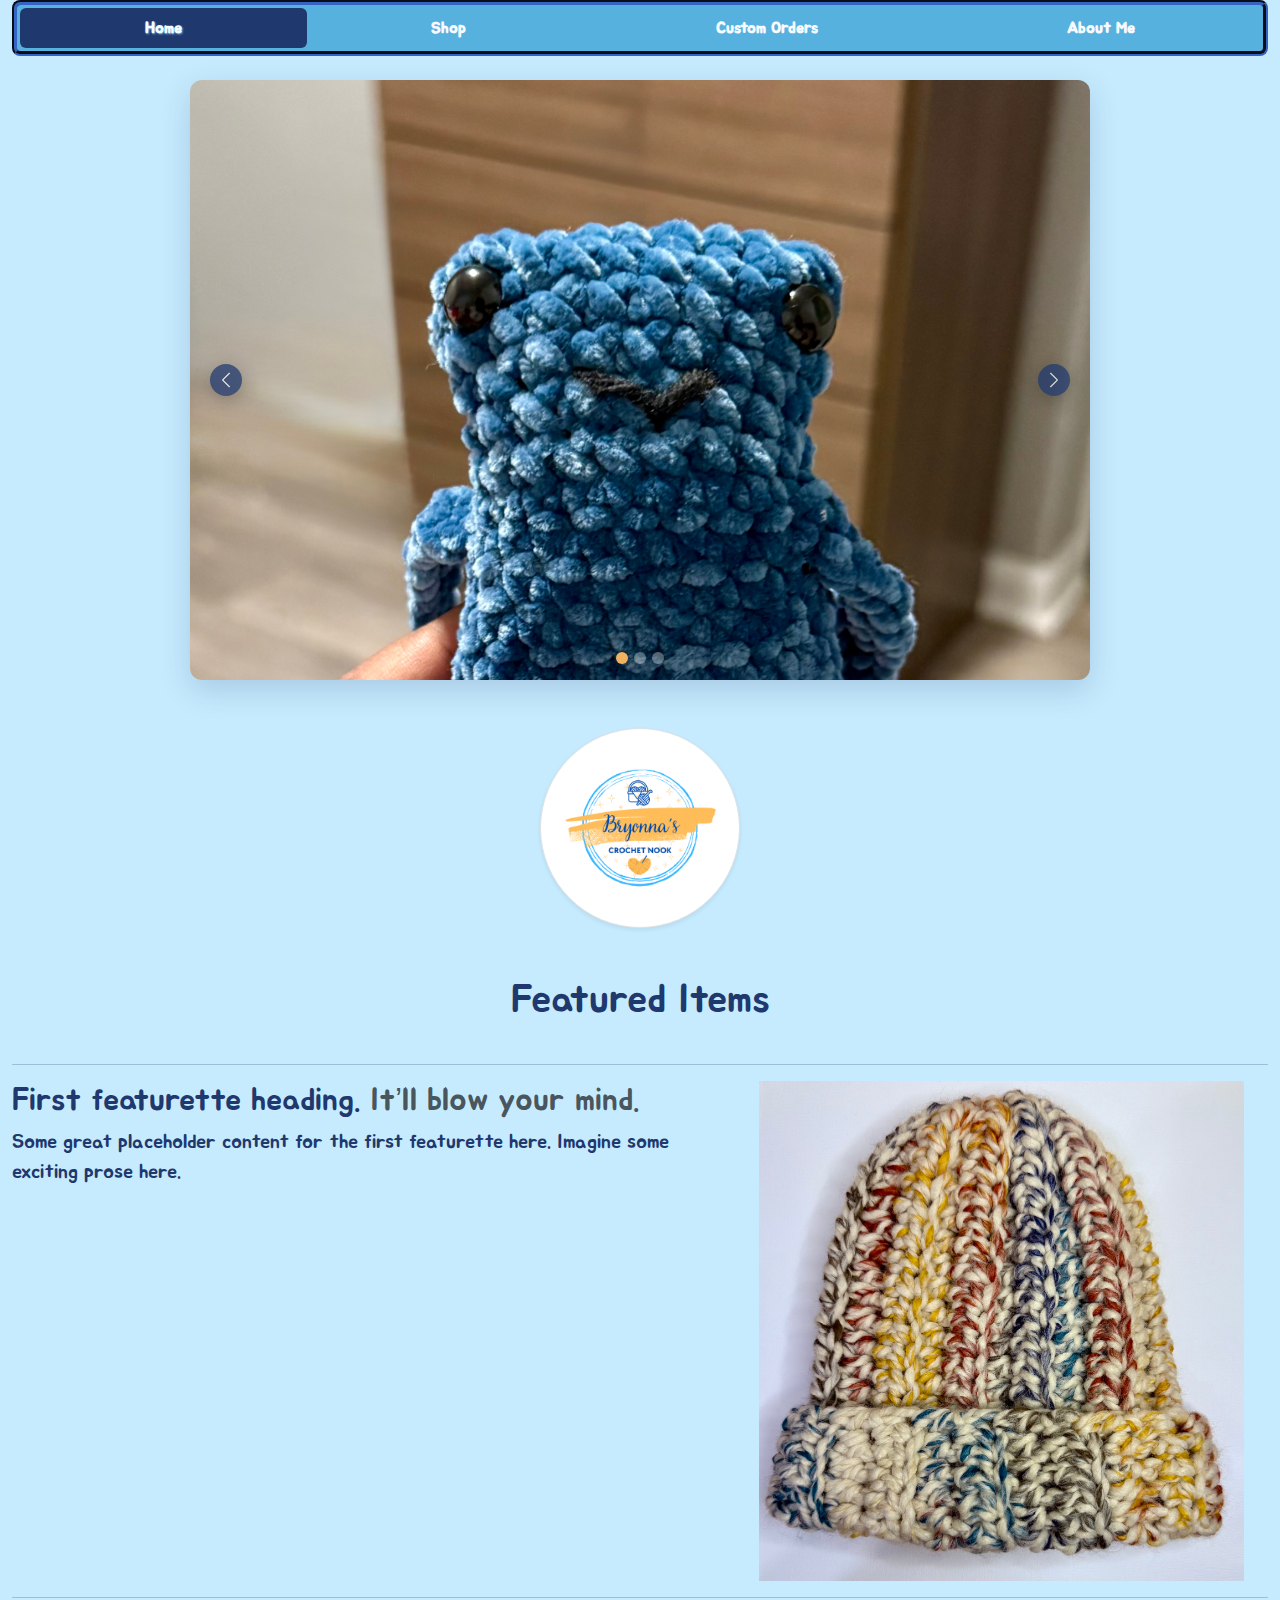
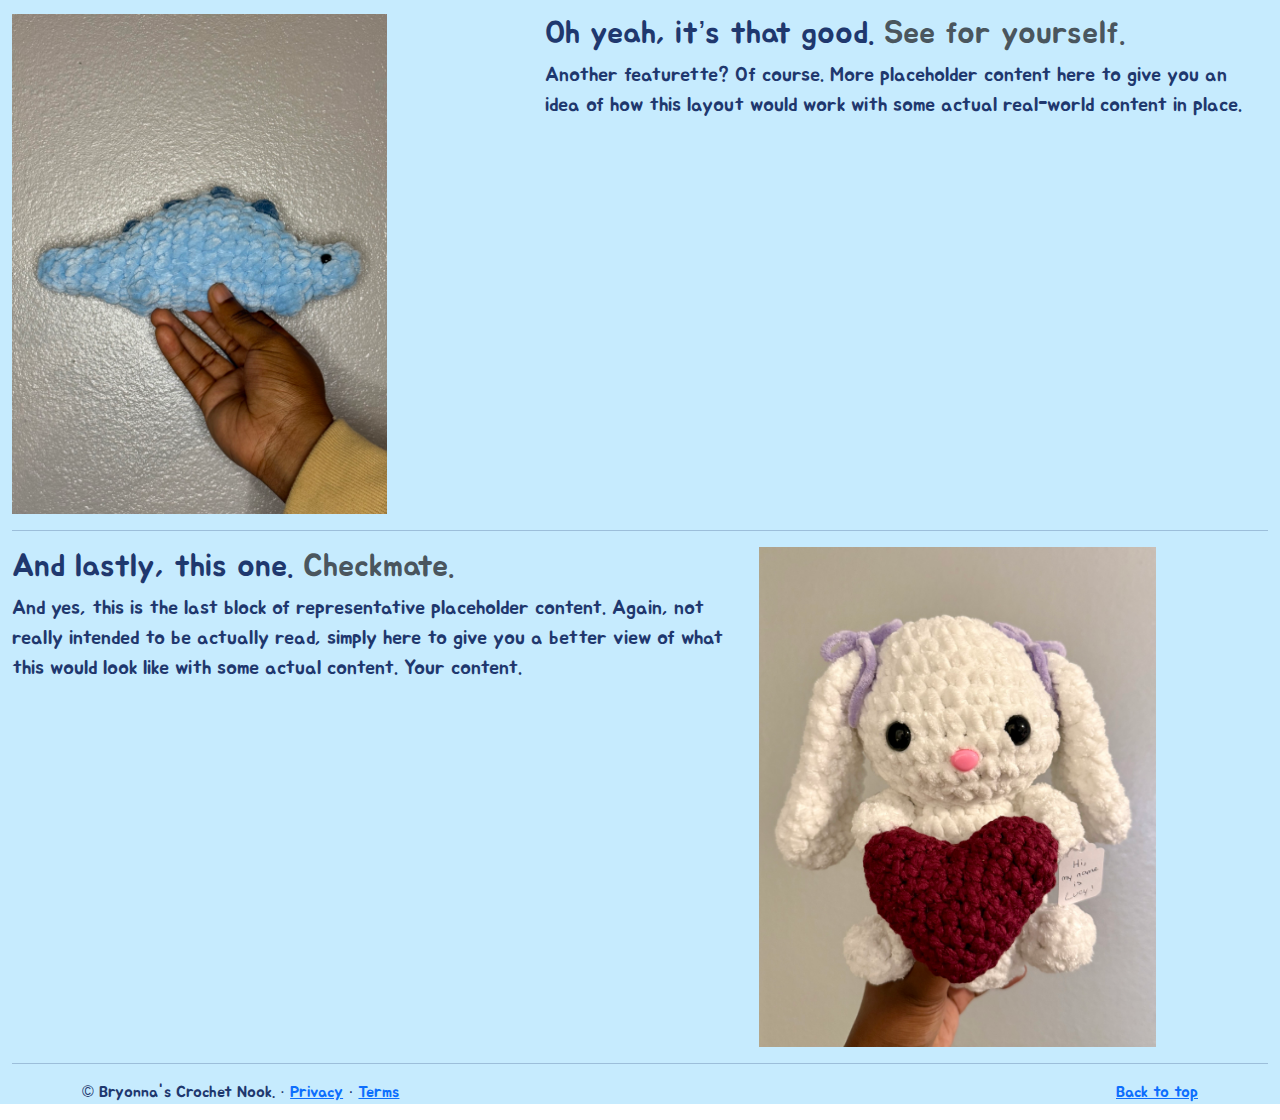
<file: BryonnasCrochetNook/index.htm>
<!doctype html>
<html lang="en">
  <head>
    <meta charset="utf-8">
    <meta name="viewport" content="width=device-width, initial-scale=1">
    <meta name="description" content="">
    <meta name="Crochet" content="Crochet Nook">
    <title>Bryonna's Crochet Nook</title>
    <link rel="canonical" href="https://getbootstrap.com/docs/5.0/examples/carousel/">
    <link rel="preconnect" href="https://fonts.googleapis.com">
    <link rel="preconnect" href="https://fonts.gstatic.com" crossorigin>
    <link href="https://fonts.googleapis.com/css2?family=Balsamiq+Sans:ital,wght@0,400;0,700;1,400;1,700&family=Delius&family=Handlee&family=Indie+Flower&family=Jua&family=Merienda:wght@300..900&family=Pangolin&display=swap" rel="stylesheet">

    <!-- Bootstrap CSS  -->
    <link href="https://cdn.jsdelivr.net/npm/bootstrap@5.0.2/dist/css/bootstrap.min.css" rel="stylesheet">

    <!-- custom CSS (must come after Bootstrap) -->
    <link href="style.css" rel="stylesheet">
  </head>


<div class="container-fluid">

  <!-- Navbar-->
  <body>
    


      <ul class="nav nav-pills nav-fill mb-4">
        <li class="nav-item">
          <a class="nav-link active" href="index.htm">Home</a>
        </li>
        <li class="nav-item">
          <a class="nav-link" href="resume.htm">Shop</a>
        </li>
        <li class="nav-item">
          <a class="nav-link" href="donate.htm">Custom Orders</a>

        </li>
        <li class="nav-item">
          <a class="nav-link" href="donate.htm">About Me</a>
          
        </li>
      </ul>
      <!-- End Of Navbar-->





     <!-- Start of Carousel--
    ------------------------------------->
     
    <div id="carouselExampleIndicators" class="carousel slide custom-carousel" data-bs-ride="carousel">
      <div class="carousel-indicators">
        <button type="button" data-bs-target="#carouselExampleIndicators" data-bs-slide-to="0" class="active" aria-current="true" aria-label="Slide 1"></button>
        <button type="button" data-bs-target="#carouselExampleIndicators" data-bs-slide-to="1" aria-label="Slide 2"></button>
        <button type="button" data-bs-target="#carouselExampleIndicators" data-bs-slide-to="2" aria-label="Slide 3"></button>
      </div>

      <div class="carousel-inner">
        <div class="carousel-item active">
          <img src="img/BlueFroggy.jpeg" alt="Blue Froggy">
          <div class="carousel-caption">
            <h5>Blue Froggy Beanie</h5>
            <p>Handmade beanie with a playful frog motif — soft acrylic yarn.</p>
          </div>
        </div>

        <div class="carousel-item">
          <img src="img/CandyCorn.jpeg" alt="Candy Corn">
          <div class="carousel-caption">
            <h5>Candy Corn Scarf</h5>
            <p>Cozy striped scarf in seasonal colors — perfect for autumn.</p>
          </div>
        </div>

        <div class="carousel-item">
          <img src="img/bunny.jpeg"  alt="Bunny">
          <div class="carousel-caption">
            <h5>Bunny Plush</h5>
            <p>Adorable crochet bunny — great as a gift for kids.</p>
          </div>
        </div>
      </div>

      <button class="carousel-control-prev" type="button" data-bs-target="#carouselExampleIndicators" data-bs-slide="prev">
        <span class="carousel-control-prev-icon" aria-hidden="true"></span>
        <span class="visually-hidden">Previous</span>
      </button>
      <button class="carousel-control-next" type="button" data-bs-target="#carouselExampleIndicators" data-bs-slide="next">
        <span class="carousel-control-next-icon" aria-hidden="true"></span>
        <span class="visually-hidden">Next</span>
      </button>
    </div>

<!-- End of Carousel
 ----------------------------->


<div class="container text-center py-4">

    <img src="img/Bryonnaslogo" alt="Logo" class="rounded-circle img-thumbnail shadow-sm" style="width:200px; height:200px; object-fit:cover;">
    
  </div>
<h1 class="text-center py-4"> 
  Featured Items
</h1>
  


    <!-- START THE FEATURETTES -->

    <hr class="featurette-divider">

    <div class="row featurette">
      <div class="col-md-7">
        <h2 class="featurette-heading">First featurette heading. <span class="text-muted">It’ll blow your mind.</span></h2>
        <p class="lead">Some great placeholder content for the first featurette here. Imagine some exciting prose here.</p>
      </div>
      <div class="col-md-5">
        <img src="img/Beanie.jpeg" class="featurette-image img-fluid mx-auto" alt="Beanie" style="max-height:500px; object-fit:cover;">
      </div>
    </div>
    
    <hr class="featurette-divider">

    <div class="row featurette">
      <div class="col-md-7 order-md-2">
        <h2 class="featurette-heading">Oh yeah, it’s that good. <span class="text-muted">See for yourself.</span></h2>
        <p class="lead">Another featurette? Of course. More placeholder content here to give you an idea of how this layout would work with some actual real-world content in place.</p>
      </div>
      <div class="col-md-5 order-md-1">
        <img src="img/BlueDino.jpeg" class="featurette-image img-fluid mx-auto" alt="Blue Dino" style="max-height:500px; object-fit:cover;">
      </div>
    </div>

    <hr class="featurette-divider">

    <div class="row featurette">
      <div class="col-md-7">
        <h2 class="featurette-heading">And lastly, this one. <span class="text-muted">Checkmate.</span></h2>
        <p class="lead">And yes, this is the last block of representative placeholder content. Again, not really intended to be actually read, simply here to give you a better view of what this would look like with some actual content. Your content.</p>
      </div>
      <div class="col-md-5">
        <img src="img/BunnyWithHeart.jpeg" class="featurette-image img-fluid mx-auto" alt="Bunny with Heart" style="max-height:500px; object-fit:cover;">
      </div>
    </div>

    <hr class="featurette-divider">

    <!-- /END THE FEATURETTES -->

  


  <!-- FOOTER -->
  <footer class="container">
    <p class="float-end"><a href="#">Back to top</a></p>
    <p>&copy;  Bryonna's Crochet Nook. &middot; <a href="#">Privacy</a> &middot; <a href="#">Terms</a></p>
  </footer>
</div><!-- /.container -->
</main>

<script src="https://cdn.jsdelivr.net/npm/bootstrap@5.0.2/dist/js/bootstrap.bundle.min.js"></script>







    </div>

    
  </body>
</html>
</file>
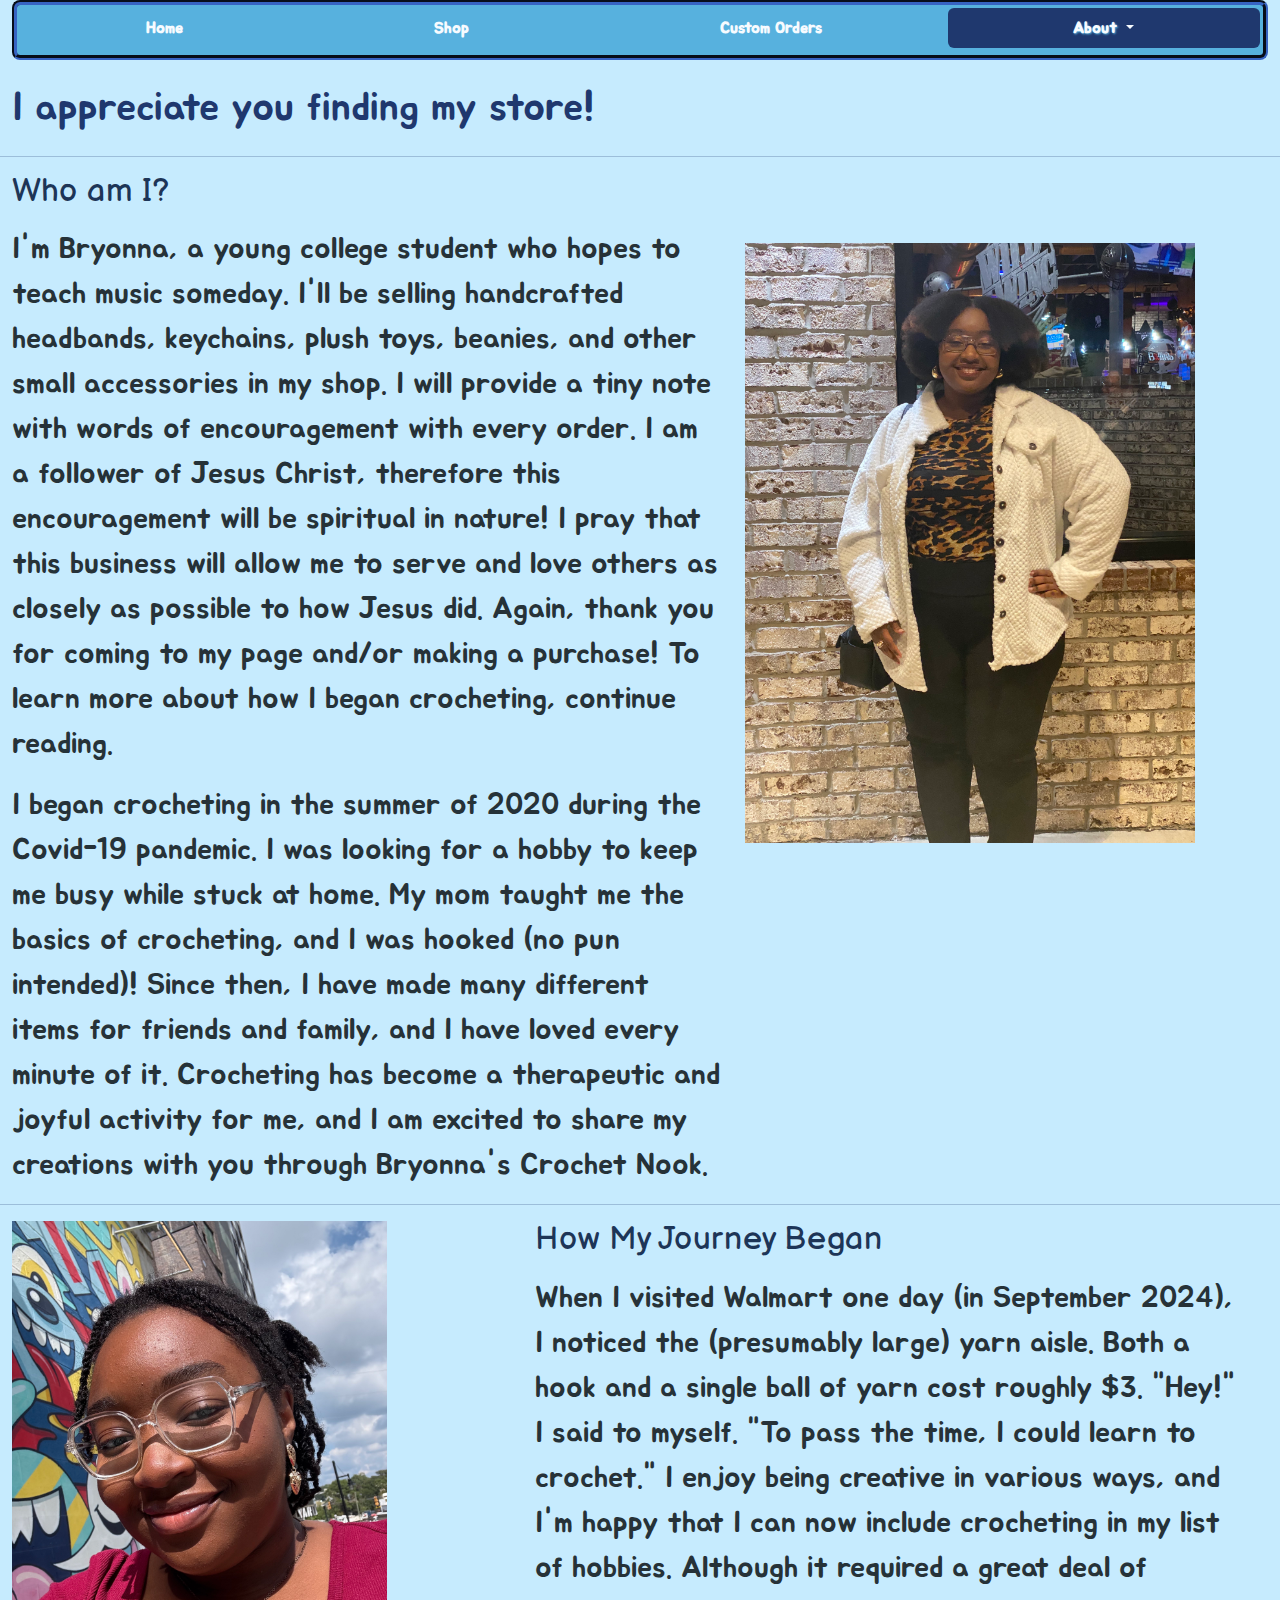
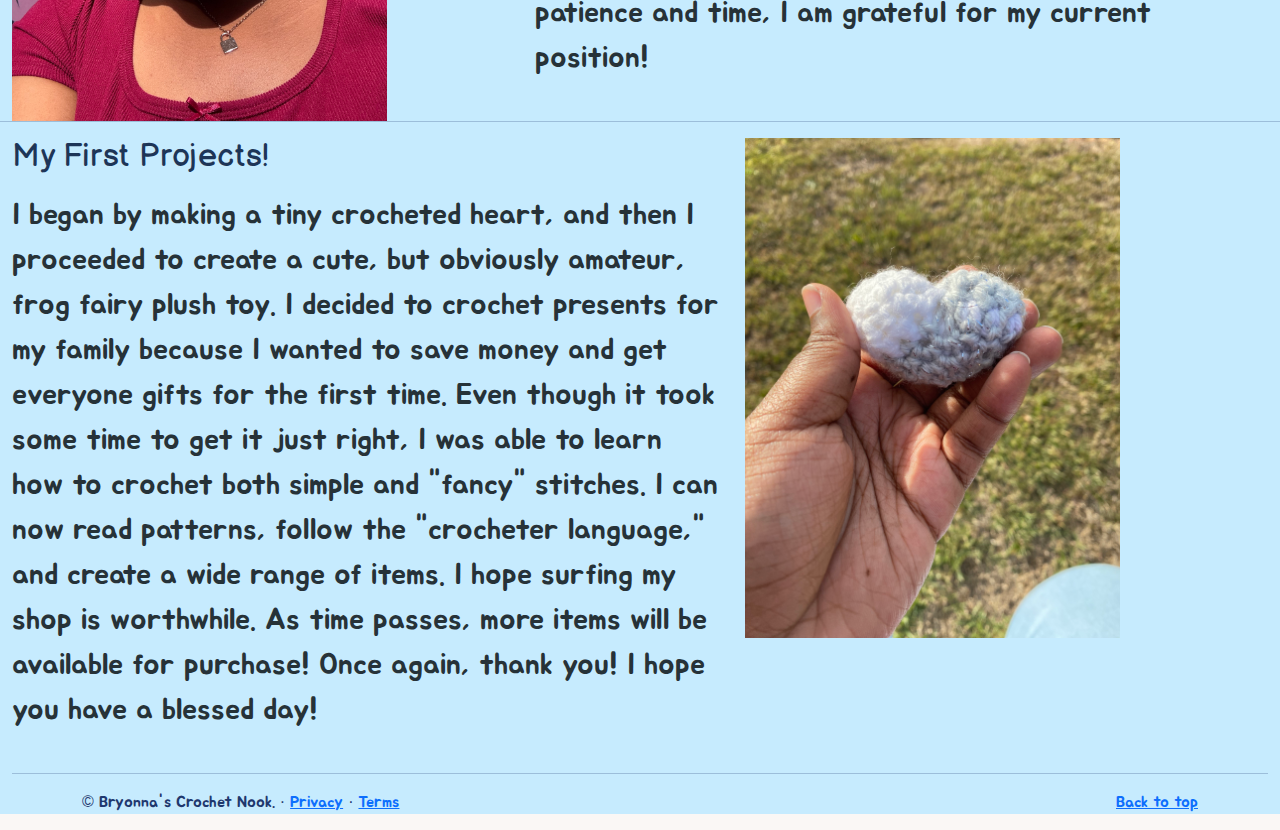
<file: aboutme.htm>
<!doctype html>
<html lang="en">
  <head>
    <meta charset="utf-8">
    <meta name="viewport" content="width=device-width, initial-scale=1">
    <meta name="description" content="">
    <meta name="Crochet" content="Crochet Nook">
    <title>Bryonna's Crochet Nook About Me</title>
    <link rel="canonical" href="https://getbootstrap.com/docs/5.0/examples/carousel/">
    <link rel="preconnect" href="https://fonts.googleapis.com">
    <link rel="preconnect" href="https://fonts.gstatic.com" crossorigin>
    <link href="https://fonts.googleapis.com/css2?family=Balsamiq+Sans:ital,wght@0,400;0,700;1,400;1,700&family=Delius&family=Handlee&family=Indie+Flower&family=Jua&family=Merienda:wght@300..900&family=Pangolin&display=swap" rel="stylesheet">

    <!-- Bootstrap CSS  -->
    <link href="https://cdn.jsdelivr.net/npm/bootstrap@5.0.2/dist/css/bootstrap.min.css" rel="stylesheet">

    <!-- custom CSS (must come after Bootstrap) -->
    <link href="style.css" rel="stylesheet">
  </head>


<div class="container-fluid">
<div class="aboutmepage">
  
<!-- Navbar-->
 
<ul class="nav nav-pills nav-fill mb-4">
    <li class="nav-item">
      <a class="nav-link" href="index.htm">Home</a>
    </li>
<li class="nav-item">
      <a class="nav-link" href="Shop.htm">Shop</a>
    </li>
  
  <li class="nav-item">
    <a class="nav-link" href="customorders.htm">Custom Orders</a>
  </li>
  <li class="nav-item dropdown">
    <a class="nav-link active dropdown-toggle " href="#" id="aboutDropdown" role="button" data-bs-toggle="dropdown" aria-expanded="false">
      About
    </a>
    <ul class="dropdown-menu" aria-labelledby="aboutDropdown">
      <li><a class="dropdown-item" href="aboutme.htm">About Me</a></li>
      <li><a class="dropdown-item" href="contact.htm">Contact</a></li>
    </ul>
  </li>
</ul>


<div class="row Textadjustment mb-4"> 
<h1 class="mb-4">I appreciate you finding my store!</h1>

 <hr class="featurette-divider">

    <div class="row featurette">
      <div class="col-md-7">
        <h2 class="featurette-heading"> Who am I?</h2>
        <p class="lead">I'm Bryonna, a young college student who hopes to teach music someday. 
         I'll be selling handcrafted headbands, keychains, plush toys, beanies,
          and other small accessories in my shop. I will provide a tiny note with 
          words of encouragement with every order. I am a follower of Jesus Christ,
           therefore this encouragement will be spiritual in nature! I pray that 
           this business will allow me to serve and love others as closely as 
           possible to how Jesus did. Again, thank you for coming to my page and/or
            making a purchase! To learn more about how I began crocheting, continue
           reading.</p>
           <p class="lead"> I began crocheting in the summer of 2020 during the Covid-19 pandemic. 
        I was looking for a hobby to keep me busy while stuck at home. My mom 
        taught me the basics of crocheting, and I was hooked (no pun intended)! 
        Since then, I have made many different items for friends and family, and 
        I have loved every minute of it. Crocheting has become a therapeutic and 
        joyful activity for me, and I am excited to share my creations with you 
        through Bryonna's Crochet Nook.</p>
      </div>
      <div class="col-md-5">
        <img src="img/BryonnaIMG.jpeg" class="featurette-image img-fluid mx-auto" alt="Beanie" style="max-height:600px; margin-top: 70px;">
      </div>
    </div>
    
    <hr class="featurette-divider">

    <div class="row featurette">
      <div class="col-md-7 order-md-2">
        <h2 class="featurette-heading">How My Journey Began</h2>
        <p class="lead">When I visited Walmart one day (in September 2024),
           I noticed the (presumably large) yarn aisle. Both a hook and a single
            ball of yarn cost roughly $3. "Hey!" I said to myself. "To pass the 
            time, I could learn to crochet." I enjoy being creative in various
             ways, and I'm happy that I can now include crocheting in my list of
              hobbies. Although it required a great deal of patience and time, I
               am grateful for my current position!</p>
      </div>
      <div class="col-md-5 order-md-1">
        <img src="img/BryonnaSelfie.jpeg" class="featurette-image img-fluid mx-auto" alt="Blue Dino" style="max-height:500px; object-fit:cover;">
      </div>
    </div>

    <hr class="featurette-divider">

    <div class="row featurette">
      <div class="col-md-7">
        <h2 class="featurette-heading">My First Projects!</h2>
        <p class="lead">I began by making a tiny crocheted heart,
           and then I proceeded to create a cute, but obviously amateur,
            frog fairy plush toy. I decided to crochet presents for my 
            family because I wanted to save money and get everyone gifts for
             the first time. Even though it took some time to get it just right,
              I was able to learn how to crochet both simple and "fancy" stitches. I can now read patterns, follow the "crocheter language," and create a wide range of items. I hope surfing my shop is worthwhile. As time passes, more items will be available for purchase! Once again, thank you! I hope you have a blessed day!</p>
      </div>
      <div class="col-md-5">
        <img src="img/heart1s.jpeg" class="featurette-image img-fluid mx-auto" alt="Bunny with Heart" style="max-height:500px; object-fit:cover;">
      </div>
    </div>
</div>
</div>

    <hr class="featurette-divider">

    <!-- /END THE FEATURETTES -->

  


  <!-- FOOTER -->
  <footer class="container">
    <p class="float-end"><a href="#">Back to top</a></p>
    <p>&copy;  Bryonna's Crochet Nook. &middot; <a href="#">Privacy</a> &middot; <a href="#">Terms</a></p>
  </footer>
</div><!-- /.container -->

<script src="https://cdn.jsdelivr.net/npm/bootstrap@5.0.2/dist/js/bootstrap.bundle.min.js"></script>
    <script src="crochet.js"></script> 
  
</html>
</file>
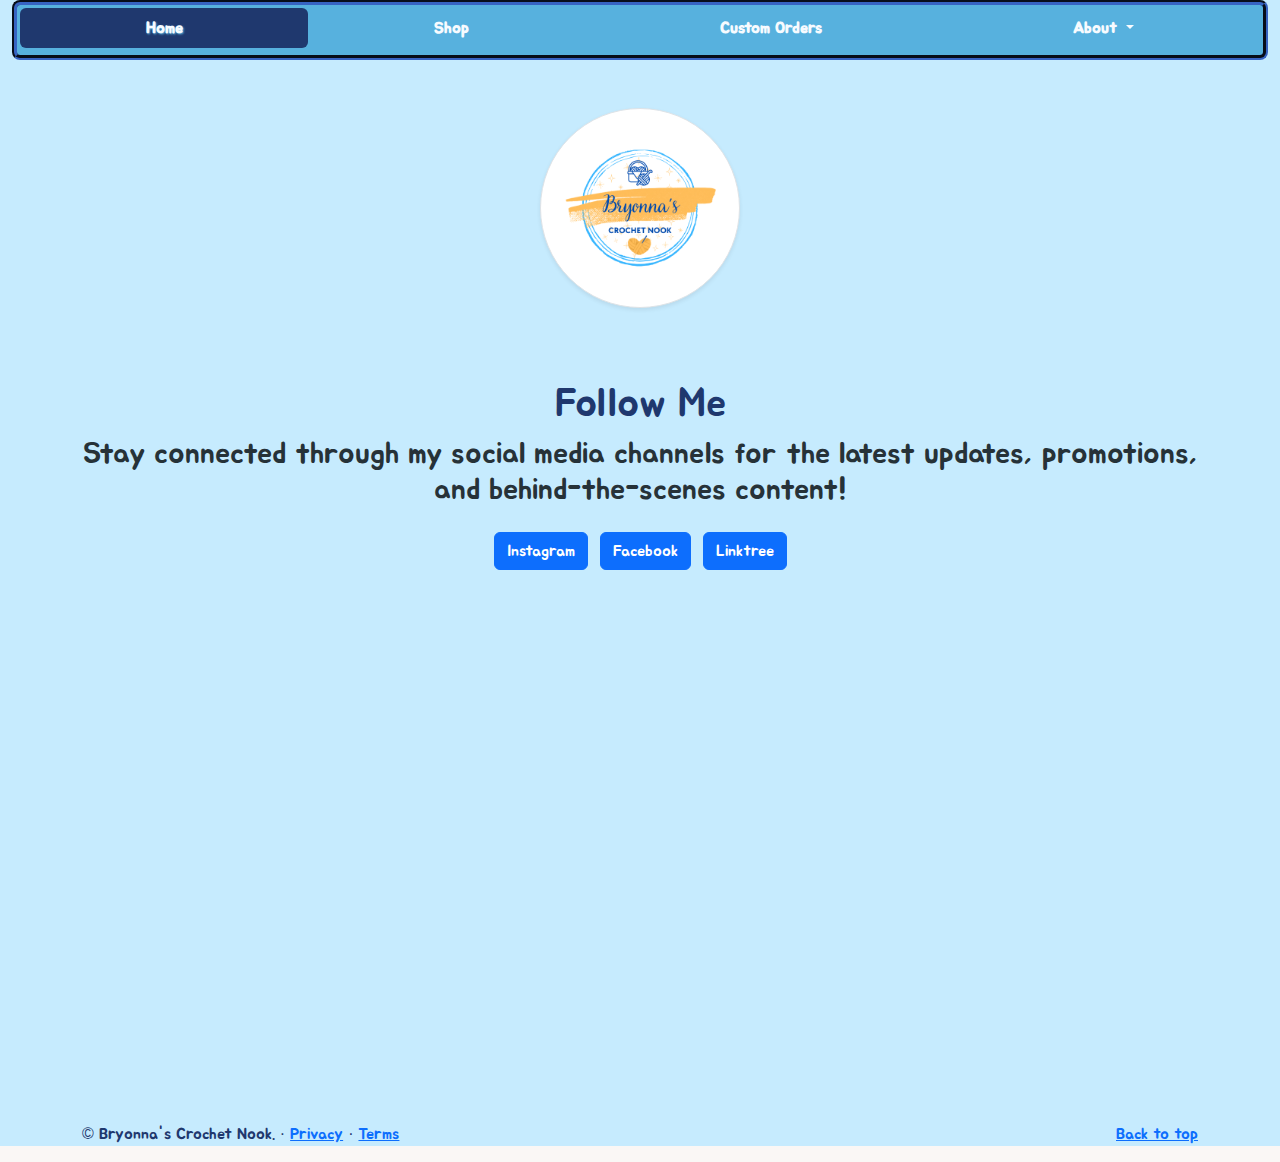
<file: contact.htm>
<!doctype html>
<html lang="en">
  <head>
    <meta charset="utf-8">
    <meta name="viewport" content="width=device-width, initial-scale=1">
    <meta name="description" content="">
    <meta name="Crochet" content="Crochet Nook">
    <title>Bryonna's Crochet Nook Shop</title>
    <link rel="canonical" href="https://getbootstrap.com/docs/5.0/examples/carousel/">
    <link rel="preconnect" href="https://fonts.googleapis.com">
    <link rel="preconnect" href="https://fonts.gstatic.com" crossorigin>
    <link href="https://fonts.googleapis.com/css2?family=Balsamiq+Sans:ital,wght@0,400;0,700;1,400;1,700&family=Delius&family=Handlee&family=Indie+Flower&family=Jua&family=Merienda:wght@300..900&family=Pangolin&display=swap" rel="stylesheet">

    <!-- Bootstrap CSS  -->
    <link href="https://cdn.jsdelivr.net/npm/bootstrap@5.0.2/dist/css/bootstrap.min.css" rel="stylesheet">

    <!-- custom CSS (must come after Bootstrap) -->
    <link href="style.css" rel="stylesheet">
  </head>


<div class="container-fluid">

  <!-- Navbar-->
  <body>
<ul class="nav nav-pills nav-fill mb-4">
    <li class="nav-item">
      <a class="nav-link active" href="index.htm">Home</a>
    </li>
<li class="nav-item">
      <a class="nav-link" href="Shop.htm">Shop</a>
    </li>
  </li>
  <li class="nav-item">
    <a class="nav-link" href="customorders.htm">Custom Orders</a>
  </li>
  <li class="nav-item dropdown">
    <a class="nav-link dropdown-toggle " href="#" id="aboutDropdown" role="button" data-bs-toggle="dropdown" aria-expanded="false">
      About
    </a>
    <ul class="dropdown-menu" aria-labelledby="aboutDropdown">
      <li><a class="dropdown-item" href="aboutme.htm">About Me</a></li>
      <li><a class="dropdown-item" href="contact.htm">Contact</a></li>
    </ul>
  </li>
</ul>



<div class="container text-center py-4">

    <img src="img/Bryonnaslogo" alt="Logo" class="rounded-circle img-thumbnail shadow-sm" style="width:200px; height:200px; object-fit:cover;">
    
  </div>

<div class="container contact">
  <main>
    <div class="py-5 text-center">
      
      <h1>Follow Me<h1>
      <p class="lead">Stay connected through my social media channels for the latest updates, promotions, and behind-the-scenes content!</p>
      <p>
        <a href="https://www.instagram.com/bcn_shopp/" class="btn btn-primary my-2">Instagram</a>
        <a href="https://www.facebook.com/Bryonna.stephens" class="btn btn-primary my-2">Facebook</a>
        <a href="linktr.ee/bryonnascrochetnook" class="btn btn-primary my-2">Linktree</a>
      </p>

 
    </div>

    


<br>
<br>
<br>
<br>
<br>
<br>
<br>
<br>
<br>
<br>
<br>
<br>
<br>
<br>
<br>
<br>
<br>
<br>
<br>
<br>

</div>
    

  <!-- FOOTER -->
  <footer class="container">
    <p class="float-end"><a href="#">Back to top</a></p>
    <p>&copy;  Bryonna's Crochet Nook. &middot; <a href="#">Privacy</a> &middot; <a href="#">Terms</a></p>
  </footer>
</div><!-- /.container -->
</main>

<script src="https://cdn.jsdelivr.net/npm/bootstrap@5.0.2/dist/js/bootstrap.bundle.min.js"></script>







    </div>

    <script src="crochet.js"></script> 
  </body>
</html>
</file>
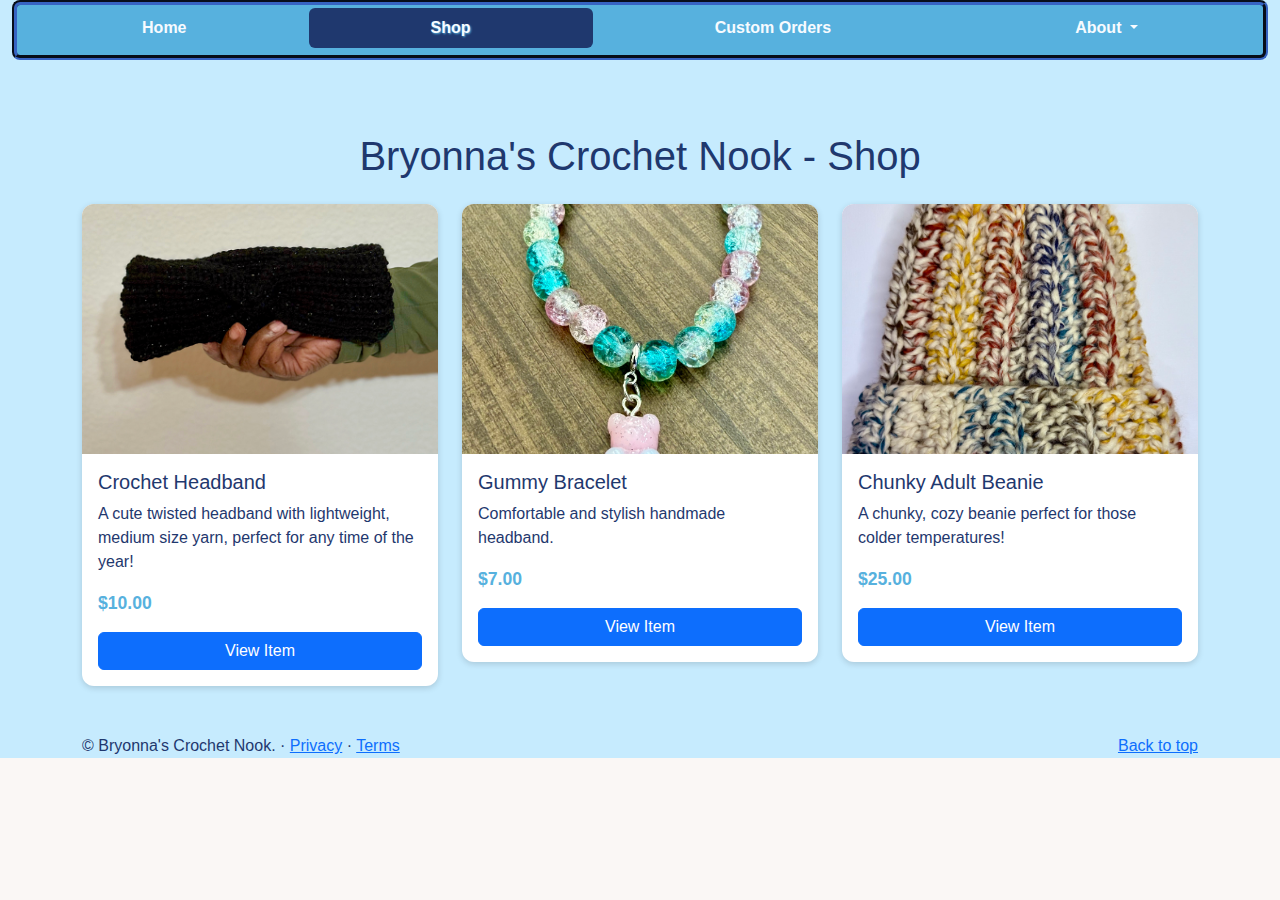
<file: Shop.htm>
<!doctype html>
<html lang="en">
  <head>
    <meta charset="utf-8" />
    <meta name="viewport" content="width=device-width, initial-scale=1" />
    <title>Bryonna's Crochet Nook — Shop</title>

    <!-- Bootstrap -->
    <link href="https://cdn.jsdelivr.net/npm/bootstrap@5.0.2/dist/css/bootstrap.min.css" rel="stylesheet">

    <!-- project CSS -->
    <link href="style.css" rel="stylesheet">
  </head>
  <body class="shop-page">
    <div class="container-fluid" >

     <!-- Navbar-->
  <body>
<ul class="nav nav-pills nav-fill mb-4">
    <li class="nav-item">
      <a class="nav-link" href="index.htm">Home</a>
    </li>
<li class="nav-item">
      <a class="nav-link active" href="Shop.htm">Shop</a>
    </li>
  </li>
  <li class="nav-item">
    <a class="nav-link" href="customorders.htm">Custom Orders</a>
  </li>
  <li class="nav-item dropdown">
    <a class="nav-link dropdown-toggle " href="#" id="aboutDropdown" role="button" data-bs-toggle="dropdown" aria-expanded="false">
      About
    </a>
    <ul class="dropdown-menu" aria-labelledby="aboutDropdown">
      <li><a class="dropdown-item" href="aboutme.htm">About Me</a></li>
      <li><a class="dropdown-item" href="contact.htm">Contact</a></li>
    </ul>
  </li>
</ul>

<body>

  <div class="container py-5">
    <h1 class="text-center mb-4">Bryonna's Crochet Nook - Shop</h1>

    <div class="row g-4">

      <!-- Product 1 -->
      <div class="col-md-4">
        <div class="product-card">
          <img src="img/BlackHeadband.jpeg" alt="Crochet headband">
          <div class="p-3">
            <h5>Crochet Headband</h5>
            <p>A cute twisted headband with lightweight, medium size yarn, perfect for any time of the year!</p>
            <p class="price">$10.00</p>
            <a href="https://www.etsy.com/listing/1872132419/crochet-twisted-headband?ref=listings_manager_grid" class="btn btn-primary w-100">View Item</a>
          </div>
        </div>
      </div>

      <!-- Product 2 -->
      <div class="col-md-4">
        <div class="product-card">
          <img src="img/GreennpinkbraceletGummy.jpeg" alt="Headband">
          <div class="p-3">
            <h5>Gummy Bracelet</h5>
            <p>Comfortable and stylish handmade headband.</p>
            <p class="price">$7.00</p>
            <a href="https://www.etsy.com/shop/BryonnasCrochetNook" class="btn btn-primary w-100">View Item</a>
          </div>
        </div>
      </div>

      <!-- Product 3 -->
      <div class="col-md-4">
        <div class="product-card">
          <img src="img/Beanie.jpeg" alt="Solid Chunky Beanie">
          <div class="p-3">
            <h5>Chunky Adult Beanie</h5>
            <p>A chunky, cozy beanie perfect for those colder temperatures!</p>
            <p class="price">$25.00</p>
            <a href="https://www.etsy.com/listing/1889333351/solid-chunky-beanie?ref=listings_manager_grid" class="btn btn-primary w-100">View Item</a>
          </div>
        </div>
      </div>

    </div>
  </div>









<!-- FOOTER -->
  <footer class="container">
    <p class="float-end"><a href="#">Back to top</a></p>
    <p>&copy;  Bryonna's Crochet Nook. &middot; <a href="#">Privacy</a> &middot; <a href="#">Terms</a></p>
  </footer>
</div><!-- /.container -->

    <!-- include crochet.js which contains cart/quick-view logic -->
    <script src="crochet.js"></script>

    <!-- Bootstrap JS -->
    <script src="https://cdn.jsdelivr.net/npm/bootstrap@5.0.2/dist/js/bootstrap.bundle.min.js"></script>
  </body>
</html>
</file>
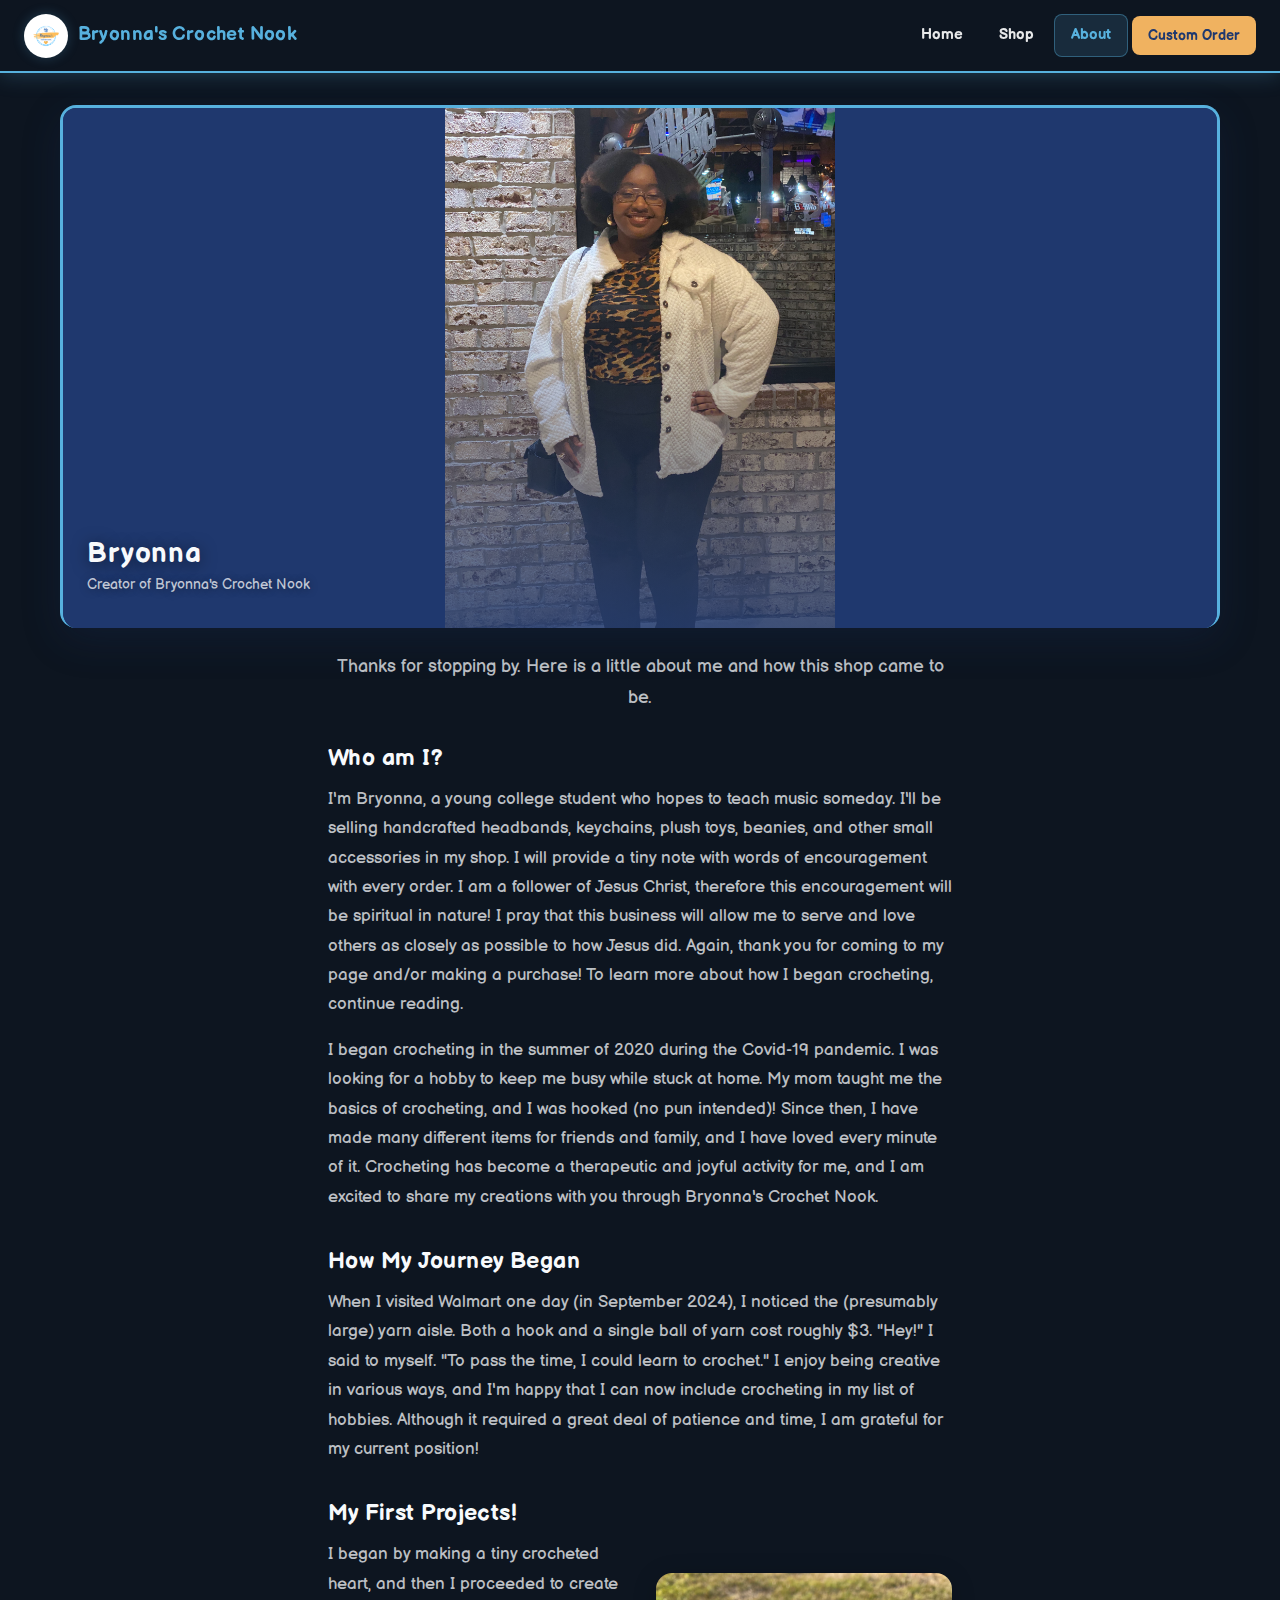
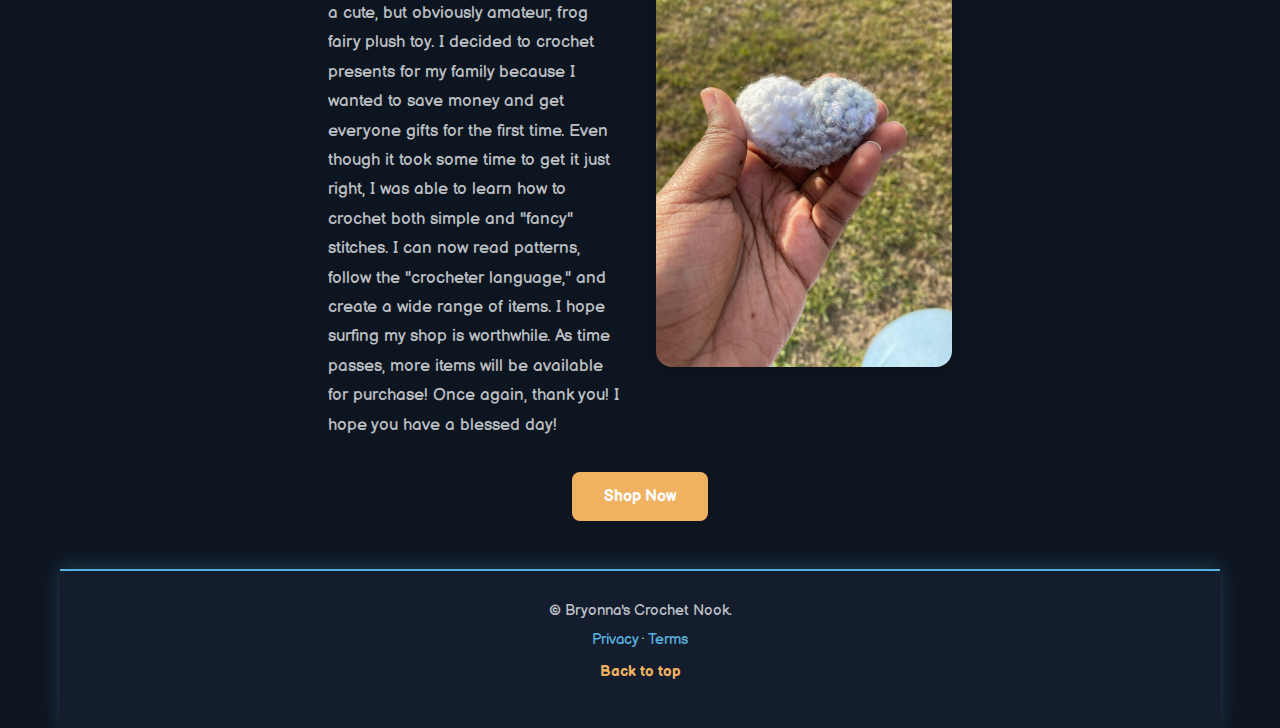
<file: docs/aboutme.htm>
<!DOCTYPE html>
<html lang="en">
<head>
  <meta charset="utf-8">
  <meta name="viewport" content="width=device-width, initial-scale=1">
  <meta name="description" content="About Bryonna and Bryonna's Crochet Nook.">
  <title>Bryonna's Crochet Nook — About</title>
  <link rel="preconnect" href="https://fonts.googleapis.com">
  <link rel="preconnect" href="https://fonts.gstatic.com" crossorigin>
  <link href="https://fonts.googleapis.com/css2?family=Balsamiq+Sans:wght@400;700&family=Jua&family=Pangolin&display=swap" rel="stylesheet">
  <link href="https://cdn.jsdelivr.net/npm/bootstrap@5.0.2/dist/css/bootstrap.min.css" rel="stylesheet">
  <link href="static/style.css" rel="stylesheet">
</head>
<body class="app-body">
  <header class="site-header site-header--full" role="banner">
    <div class="header-bar">
      <a href="index.html" class="brand" aria-label="Bryonna's Crochet Nook — Home">
        <img src="static/img/Bryonnaslogo" alt="" class="brand-logo" width="56" height="56">
        <span class="brand-name">Bryonna's Crochet Nook</span>
      </a>
      <button class="nav-toggle" type="button" aria-label="Open menu" aria-expanded="false" aria-controls="mainNav">
        <span class="nav-toggle-bar"></span>
        <span class="nav-toggle-bar"></span>
        <span class="nav-toggle-bar"></span>
      </button>
      <nav id="mainNav" class="site-nav" aria-label="Main navigation">
        <ul class="nav-list">
          <li><a class="nav-link" href="index.html">Home</a></li>
          <li><a class="nav-link" href="Shop.htm">Shop</a></li>
          <li><a class="nav-link active" href="aboutme.htm">About</a></li>
          <li><a class="nav-cta" href="customorders.htm">Custom Order</a></li>
        </ul>
      </nav>
    </div>
  </header>

  <div class="app-wrap">
    <main id="main-content" class="aboutmepage">
      <header class="about-hero">
        <div class="about-hero__img-wrap">
          <img src="static/img/BryonnaIMG.jpeg" class="about-hero__img" alt="Bryonna">
          <span class="about-hero__overlay" aria-hidden="true"></span>
        </div>
        <div class="about-hero__caption">
          <h1 class="about-hero__title">Bryonna</h1>
          <p class="about-hero__tagline">Creator of Bryonna's Crochet Nook</p>
        </div>
      </header>

      <div class="about-story">
        <p class="about-story__intro">Thanks for stopping by. Here is a little about me and how this shop came to be.</p>

        <section class="about-story__block">
          <h2 class="about-story__heading">Who am I?</h2>
          <p class="about-story__text">I'm Bryonna, a young college student who hopes to teach music someday. I'll be selling handcrafted headbands, keychains, plush toys, beanies, and other small accessories in my shop. I will provide a tiny note with words of encouragement with every order. I am a follower of Jesus Christ, therefore this encouragement will be spiritual in nature! I pray that this business will allow me to serve and love others as closely as possible to how Jesus did. Again, thank you for coming to my page and/or making a purchase! To learn more about how I began crocheting, continue reading.</p>
          <p class="about-story__text">I began crocheting in the summer of 2020 during the Covid-19 pandemic. I was looking for a hobby to keep me busy while stuck at home. My mom taught me the basics of crocheting, and I was hooked (no pun intended)! Since then, I have made many different items for friends and family, and I have loved every minute of it. Crocheting has become a therapeutic and joyful activity for me, and I am excited to share my creations with you through Bryonna's Crochet Nook.</p>
        </section>

        <section class="about-story__block">
          <h2 class="about-story__heading">How My Journey Began</h2>
          <p class="about-story__text">When I visited Walmart one day (in September 2024), I noticed the (presumably large) yarn aisle. Both a hook and a single ball of yarn cost roughly $3. "Hey!" I said to myself. "To pass the time, I could learn to crochet." I enjoy being creative in various ways, and I'm happy that I can now include crocheting in my list of hobbies. Although it required a great deal of patience and time, I am grateful for my current position!</p>
        </section>

        <section class="about-story__block about-story__block--two-col">
          <div class="about-story__block-content">
            <h2 class="about-story__heading">My First Projects!</h2>
            <p class="about-story__text">I began by making a tiny crocheted heart, and then I proceeded to create a cute, but obviously amateur, frog fairy plush toy. I decided to crochet presents for my family because I wanted to save money and get everyone gifts for the first time. Even though it took some time to get it just right, I was able to learn how to crochet both simple and "fancy" stitches. I can now read patterns, follow the "crocheter language," and create a wide range of items. I hope surfing my shop is worthwhile. As time passes, more items will be available for purchase! Once again, thank you! I hope you have a blessed day!</p>
          </div>
          <div class="about-story__block-media">
            <img src="static/img/heart1s.jpeg" class="about-story__img" alt="Crochet heart" loading="lazy">
          </div>
        </section>

        <div class="about-story__cta">
          <a href="Shop.htm" class="btn-cta">Shop Now</a>
        </div>
      </div>
    </main>

    <footer class="site-footer" role="contentinfo">
      <div class="footer-inner">
        <p class="footer-copy">&copy; Bryonna's Crochet Nook.</p>
        <p class="footer-links"><a href="#">Privacy</a> · <a href="#">Terms</a></p>
        <p><a href="#main-content" class="back-to-top">Back to top</a></p>
      </div>
    </footer>
  </div>

  <script src="https://cdn.jsdelivr.net/npm/bootstrap@5.0.2/dist/js/bootstrap.bundle.min.js"></script>
  <script src="static/crochet.js"></script>
</body>
</html>
</file>
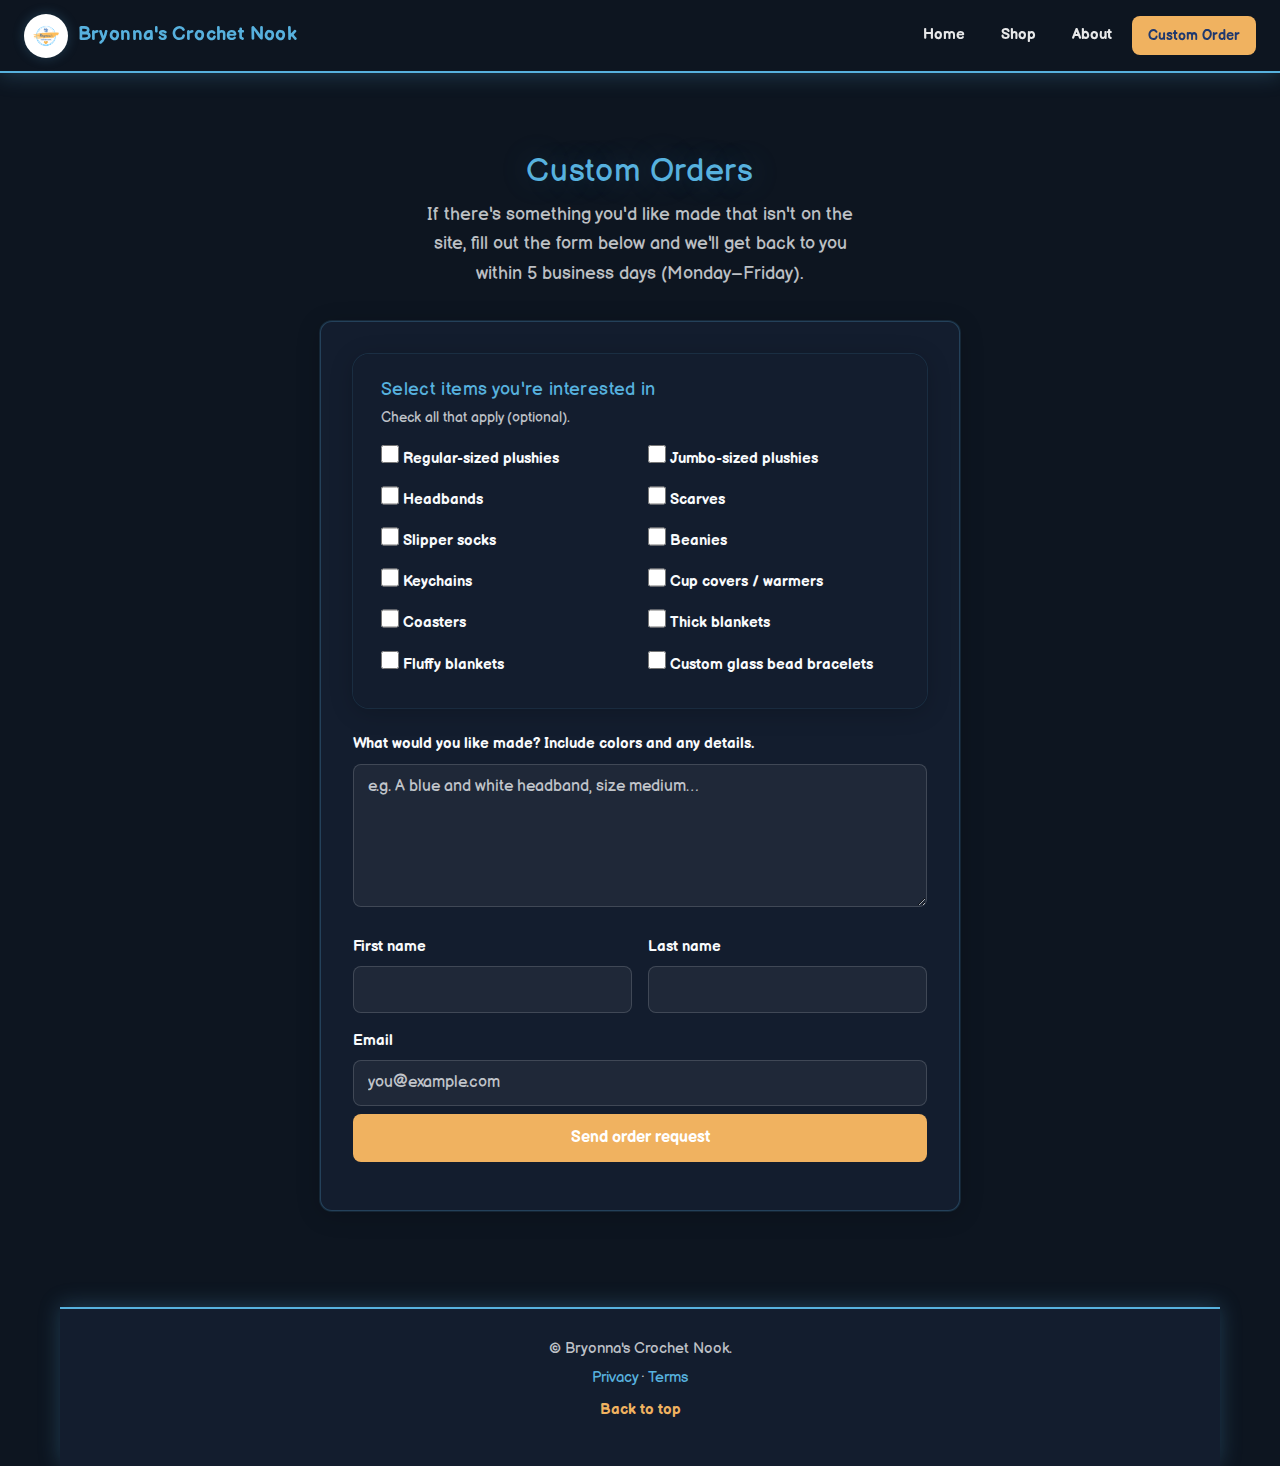
<file: docs/customorders.htm>
<!DOCTYPE html>
<html lang="en">
<head>
  <meta charset="utf-8">
  <meta name="viewport" content="width=device-width, initial-scale=1">
  <meta name="description" content="Request a custom crochet order from Bryonna's Crochet Nook.">
  <title>Bryonna's Crochet Nook — Custom Orders</title>
  <link rel="preconnect" href="https://fonts.googleapis.com">
  <link rel="preconnect" href="https://fonts.gstatic.com" crossorigin>
  <link href="https://fonts.googleapis.com/css2?family=Balsamiq+Sans:wght@400;700&family=Jua&family=Pangolin&display=swap" rel="stylesheet">
  <link href="https://cdn.jsdelivr.net/npm/bootstrap@5.0.2/dist/css/bootstrap.min.css" rel="stylesheet">
  <link href="static/style.css" rel="stylesheet">
</head>
<body class="app-body">
  <header class="site-header site-header--full" role="banner">
    <div class="header-bar">
      <a href="index.html" class="brand" aria-label="Bryonna's Crochet Nook — Home">
        <img src="static/img/Bryonnaslogo" alt="" class="brand-logo" width="56" height="56">
        <span class="brand-name">Bryonna's Crochet Nook</span>
      </a>
      <button class="nav-toggle" type="button" aria-label="Open menu" aria-expanded="false" aria-controls="mainNav">
        <span class="nav-toggle-bar"></span>
        <span class="nav-toggle-bar"></span>
        <span class="nav-toggle-bar"></span>
      </button>
      <nav id="mainNav" class="site-nav" aria-label="Main navigation">
        <ul class="nav-list">
          <li><a class="nav-link" href="index.html">Home</a></li>
          <li><a class="nav-link" href="Shop.htm">Shop</a></li>
          <li><a class="nav-link" href="aboutme.htm">About</a></li>
          <li><a class="nav-cta" href="customorders.htm">Custom Order</a></li>
        </ul>
      </nav>
    </div>
  </header>

  <div class="app-wrap">
    <main id="main-content" class="site-main" role="main">
      <section class="custom-order-section">
        <h1 class="section-heading">Custom Orders</h1>
        <p class="custom-order-intro">If there's something you'd like made that isn't on the site, fill out the form below and we'll get back to you within 5 business days (Monday–Friday).</p>

        <div id="formContainer">
          <form id="customOrderForm" class="custom-order-form" novalidate>
            <fieldset class="order-options order-options--checkboxes">
              <legend class="feature-title">Select items you're interested in</legend>
              <p class="order-options__hint">Check all that apply (optional).</p>
              <div class="order-options-grid">
                <label class="order-option-checkbox"><input type="checkbox" name="selected_items" value="Regular-sized plushies (animals, food, objects, etc.)"> Regular-sized plushies</label>
                <label class="order-option-checkbox"><input type="checkbox" name="selected_items" value="Jumbo-sized plushies"> Jumbo-sized plushies</label>
                <label class="order-option-checkbox"><input type="checkbox" name="selected_items" value="Headbands"> Headbands</label>
                <label class="order-option-checkbox"><input type="checkbox" name="selected_items" value="Scarves"> Scarves</label>
                <label class="order-option-checkbox"><input type="checkbox" name="selected_items" value="Slipper socks"> Slipper socks</label>
                <label class="order-option-checkbox"><input type="checkbox" name="selected_items" value="Beanies"> Beanies</label>
                <label class="order-option-checkbox"><input type="checkbox" name="selected_items" value="Keychains (lip balm holder, small plushie, etc.)"> Keychains</label>
                <label class="order-option-checkbox"><input type="checkbox" name="selected_items" value="Cup covers / warmers"> Cup covers / warmers</label>
                <label class="order-option-checkbox"><input type="checkbox" name="selected_items" value="Coasters"> Coasters</label>
                <label class="order-option-checkbox"><input type="checkbox" name="selected_items" value="Thick blankets"> Thick blankets</label>
                <label class="order-option-checkbox"><input type="checkbox" name="selected_items" value="Fluffy blankets"> Fluffy blankets</label>
                <label class="order-option-checkbox"><input type="checkbox" name="selected_items" value="Custom glass bead bracelets"> Custom glass bead bracelets</label>
              </div>
            </fieldset>

            <label for="order">What would you like made? Include colors and any details.</label>
            <textarea id="order" name="order" rows="5" required placeholder="e.g. A blue and white headband, size medium…"></textarea>

            <div class="form-row">
              <div class="form-group">
                <label for="fname">First name</label>
                <input type="text" id="fname" name="first_name" required autocomplete="given-name">
              </div>
              <div class="form-group">
                <label for="lname">Last name</label>
                <input type="text" id="lname" name="last_name" required autocomplete="family-name">
              </div>
            </div>

            <div class="form-group">
              <label for="email">Email</label>
              <input type="email" id="email" name="email" placeholder="you@example.com" required autocomplete="email">
            </div>

            <input type="text" name="_gotcha" id="gotcha" class="honeypot" tabindex="-1" autocomplete="off" aria-hidden="true">

            <div id="formMessage" class="form-message" role="alert" aria-live="polite" hidden></div>
            <button type="submit" id="submitBtn" class="btn-cta">Send order request</button>
          </form>
        </div>

        <div id="thankYouMessage" class="thank-you-message" hidden tabindex="-1">
          <h2 class="feature-title">Thank you!</h2>
          <p>Your request has been sent. We'll contact you at the email you provided within 5 business days (Monday–Friday).</p>
          <a href="index.html" class="btn-cta">Back to home</a>
        </div>
      </section>
    </main>

    <footer class="site-footer" role="contentinfo">
      <div class="footer-inner">
        <p class="footer-copy">&copy; Bryonna's Crochet Nook.</p>
        <p class="footer-links"><a href="#">Privacy</a> · <a href="#">Terms</a></p>
        <p><a href="#main-content" class="back-to-top">Back to top</a></p>
      </div>
    </footer>
  </div>

  <script src="https://cdn.jsdelivr.net/npm/bootstrap@5.0.2/dist/js/bootstrap.bundle.min.js"></script>
  <script src="static/crochet.js"></script>
  <script src="static/js/custom-order.js"></script>
</body>
</html>
</file>
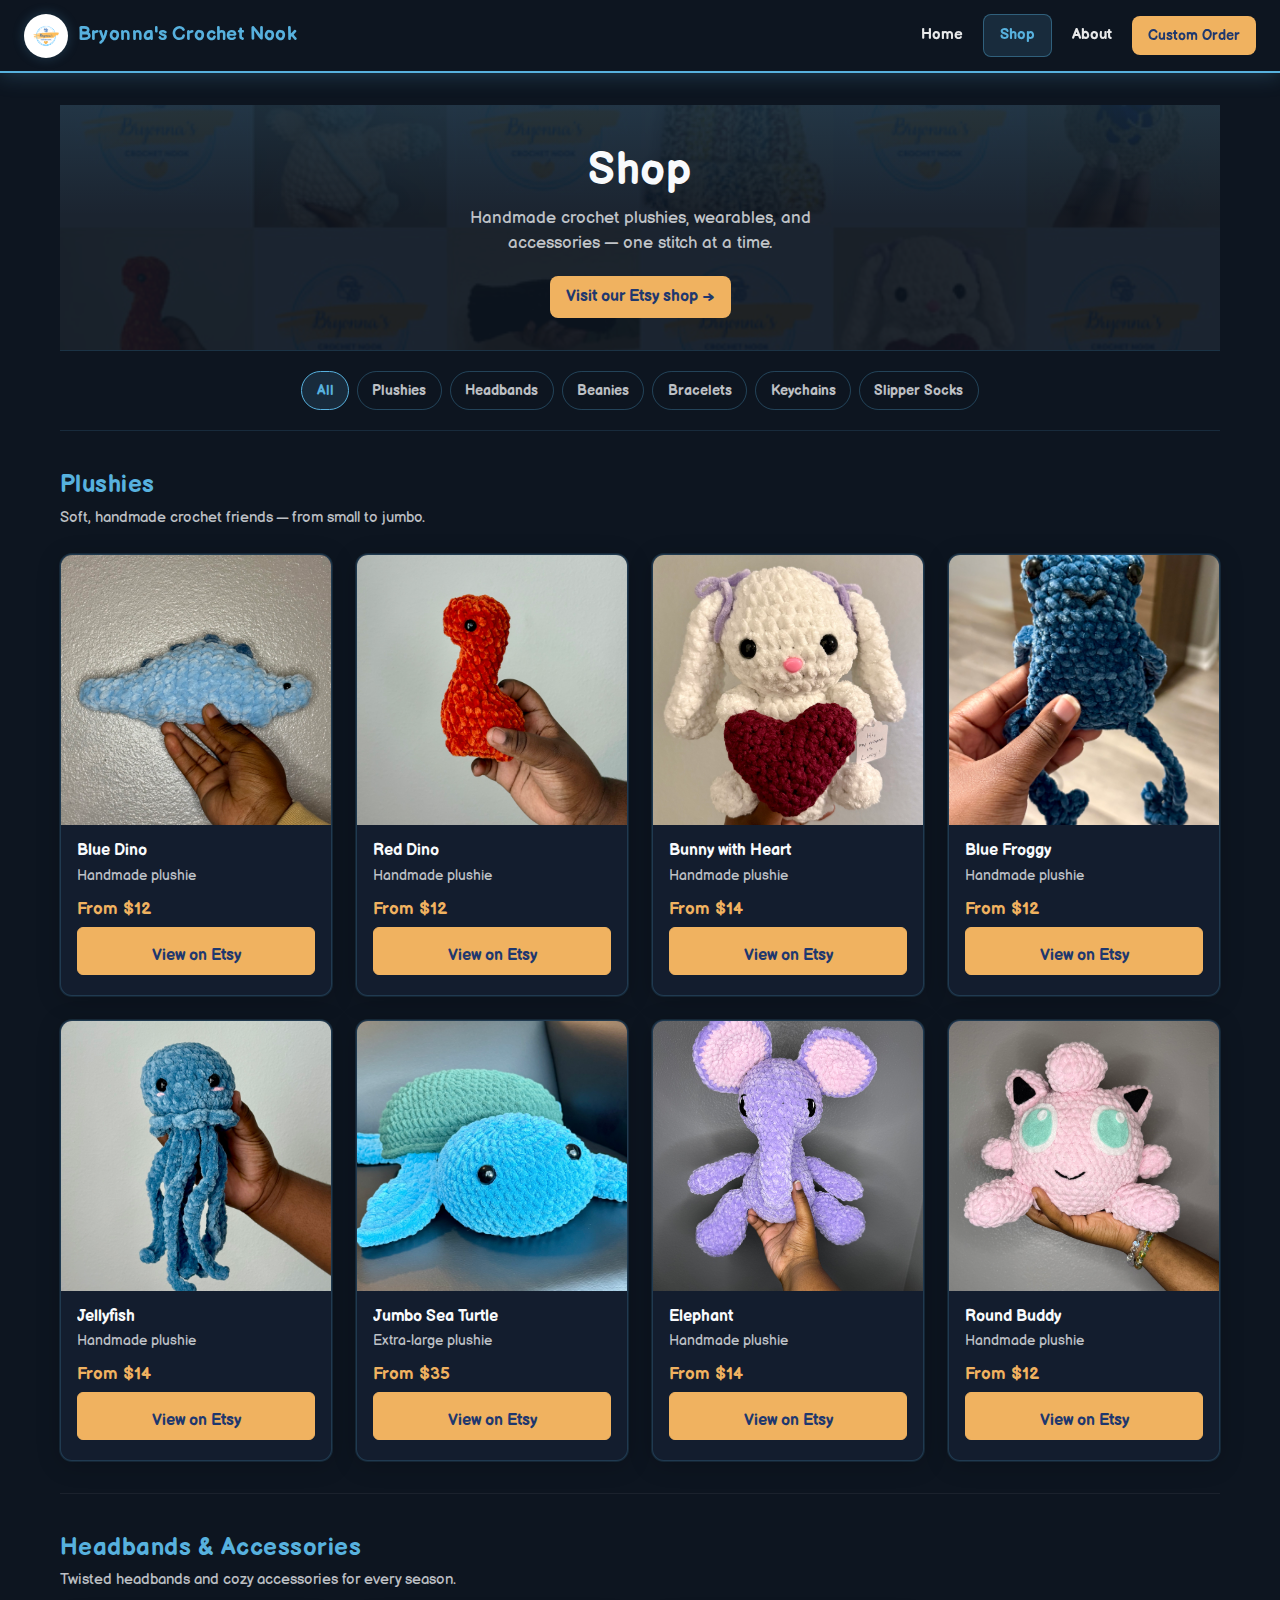
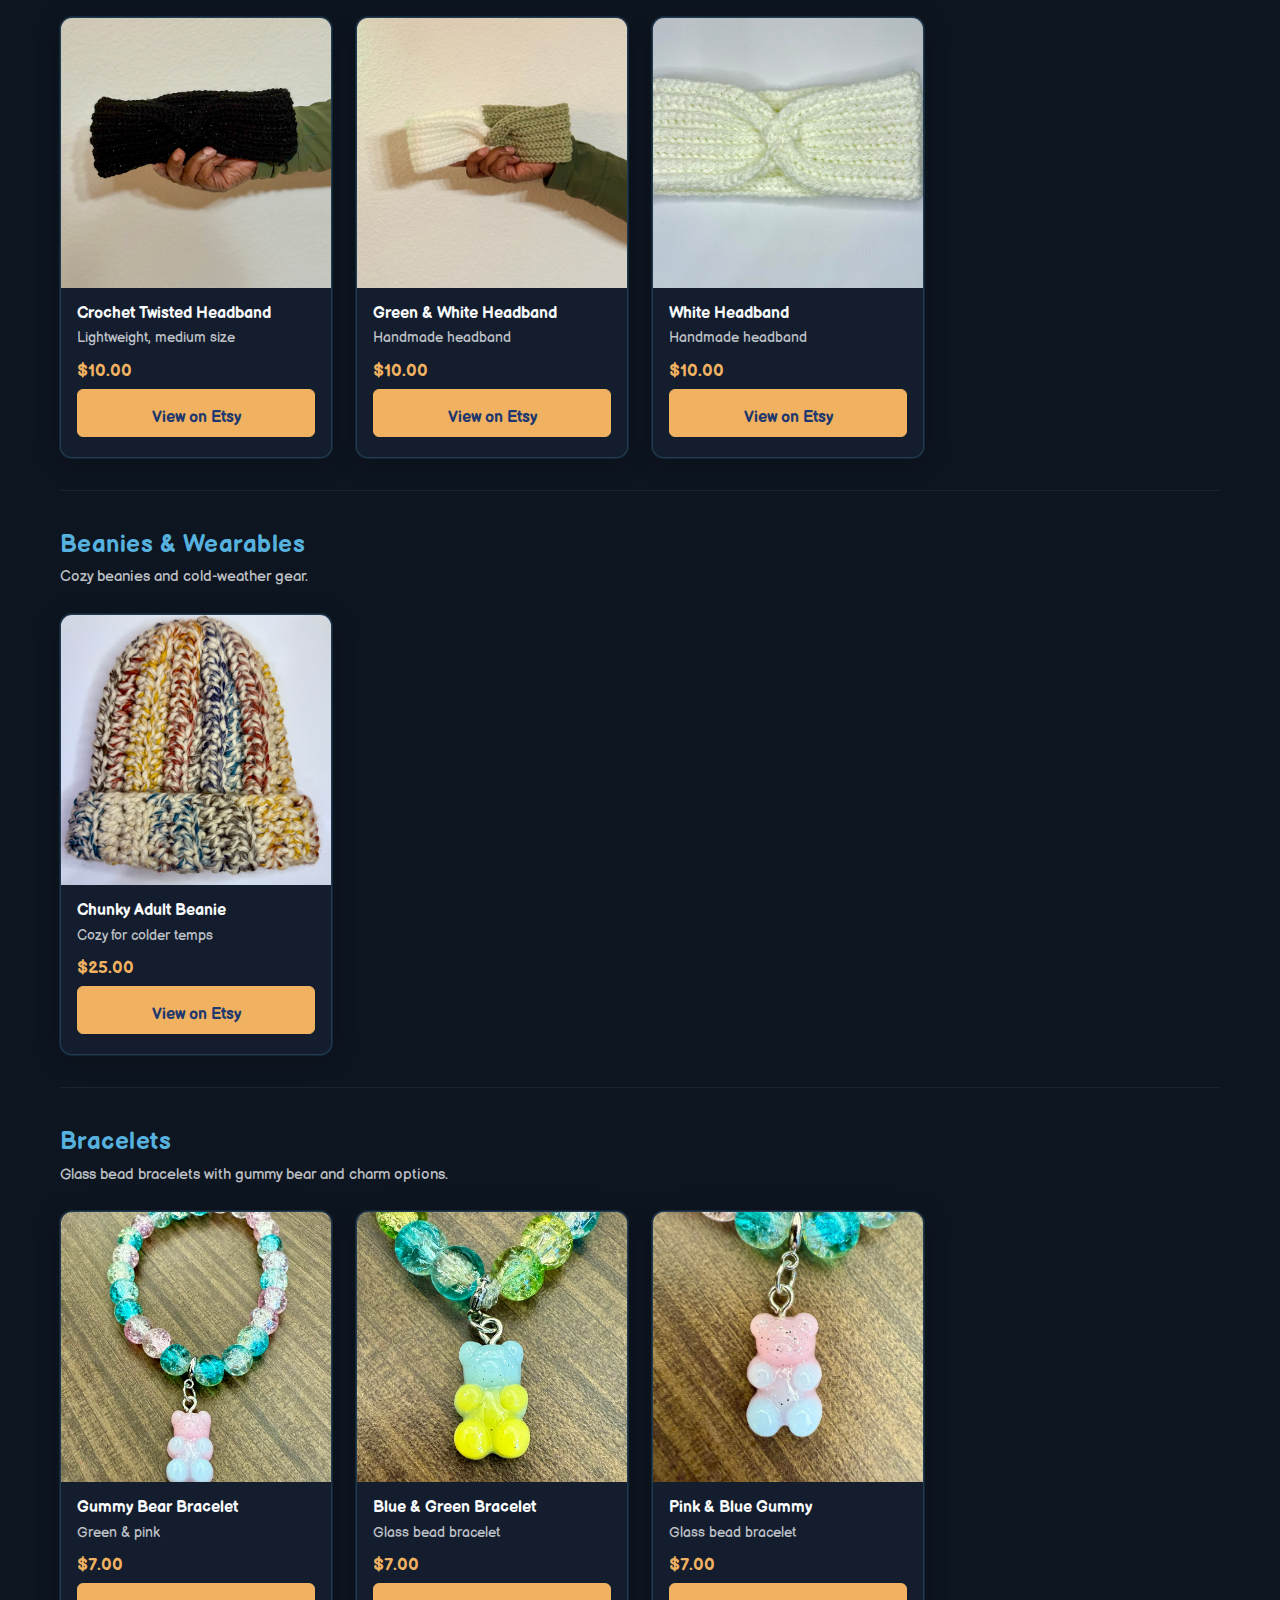
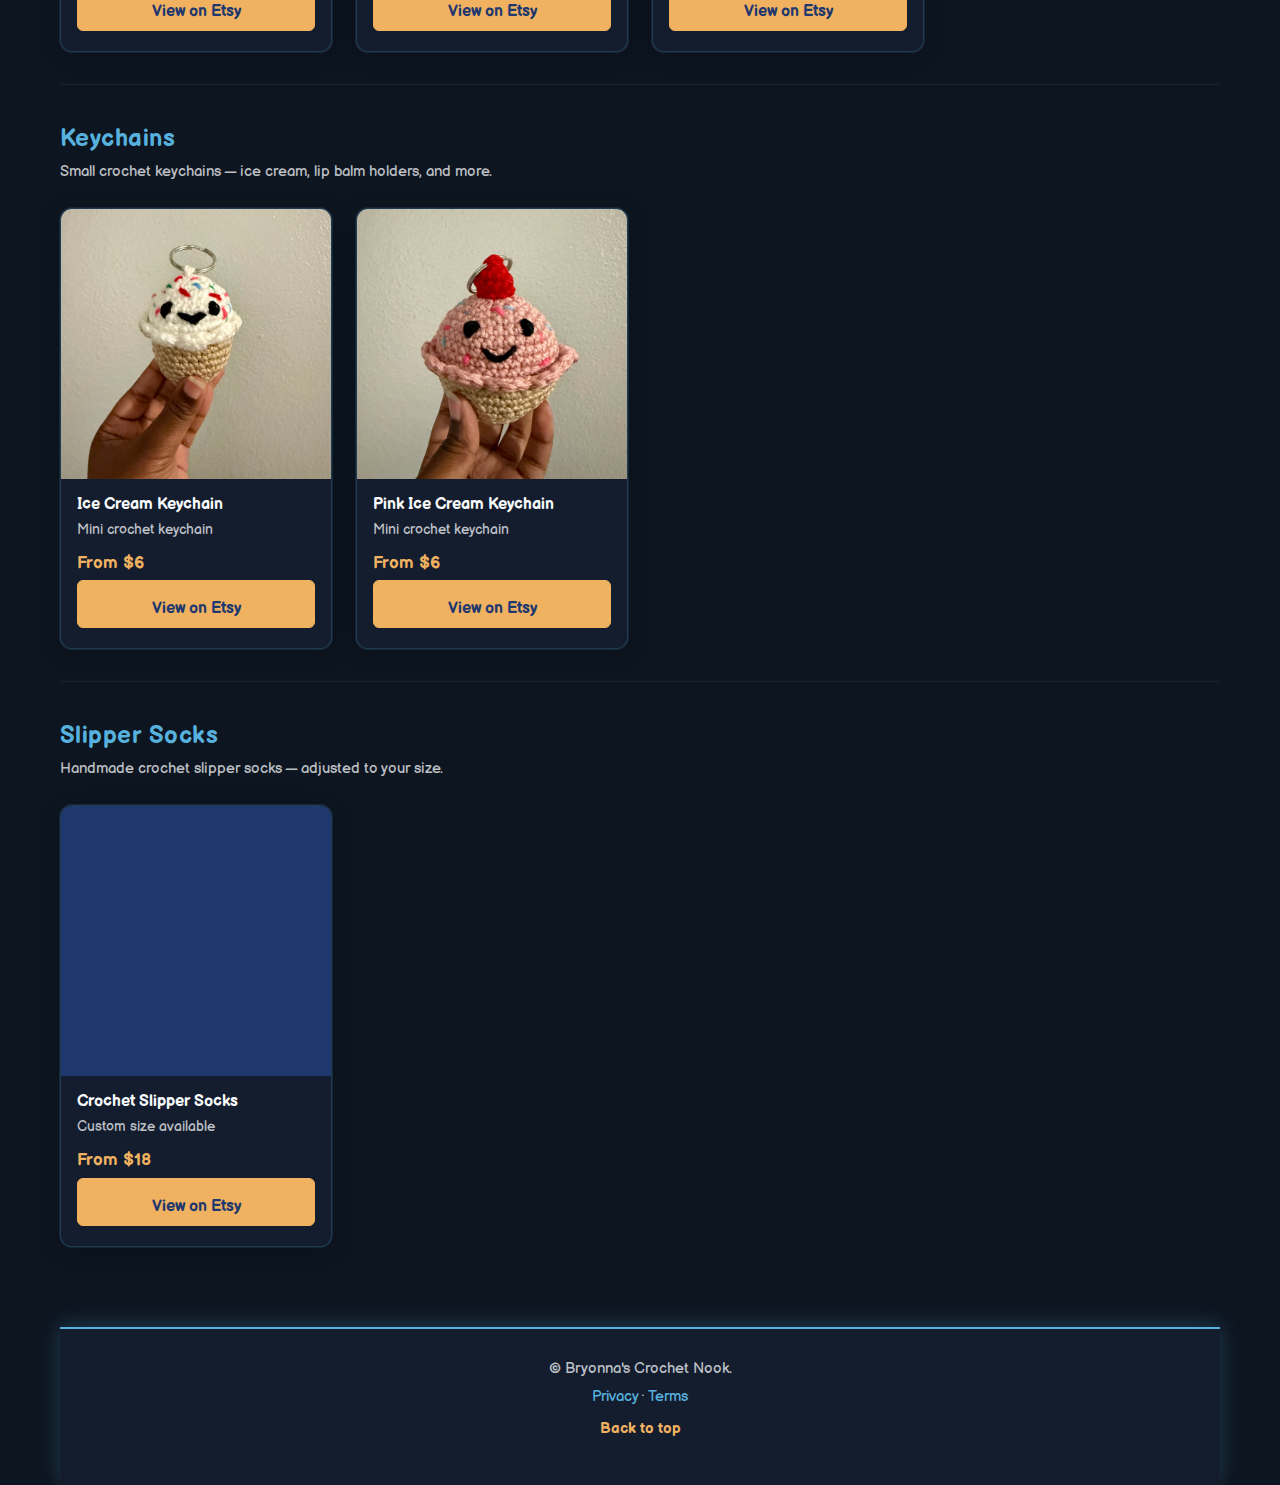
<file: docs/Shop.htm>
<!DOCTYPE html>
<html lang="en">
<head>
  <meta charset="utf-8">
  <meta name="viewport" content="width=device-width, initial-scale=1">
  <meta name="description" content="Shop handmade crochet from Bryonna's Crochet Nook — plushies, headbands, beanies, bracelets, keychains, and more.">
  <title>Bryonna's Crochet Nook — Shop</title>
  <link rel="preconnect" href="https://fonts.googleapis.com">
  <link rel="preconnect" href="https://fonts.gstatic.com" crossorigin>
  <link href="https://fonts.googleapis.com/css2?family=Balsamiq+Sans:wght@400;700&family=Jua&family=Pangolin&display=swap" rel="stylesheet">
  <link href="https://cdn.jsdelivr.net/npm/bootstrap@5.0.2/dist/css/bootstrap.min.css" rel="stylesheet">
  <link href="static/style.css?v=2" rel="stylesheet">
</head>
<body class="app-body">
  <header class="site-header site-header--full" role="banner">
    <div class="header-bar">
      <a href="index.html" class="brand" aria-label="Bryonna's Crochet Nook — Home">
        <img src="static/img/Bryonnaslogo" alt="" class="brand-logo" width="56" height="56">
        <span class="brand-name">Bryonna's Crochet Nook</span>
      </a>
      <button class="nav-toggle" type="button" aria-label="Open menu" aria-expanded="false" aria-controls="mainNav">
        <span class="nav-toggle-bar"></span>
        <span class="nav-toggle-bar"></span>
        <span class="nav-toggle-bar"></span>
      </button>
      <nav id="mainNav" class="site-nav" aria-label="Main navigation">
        <ul class="nav-list">
          <li><a class="nav-link" href="index.html">Home</a></li>
          <li><a class="nav-link active" href="Shop.htm">Shop</a></li>
          <li><a class="nav-link" href="aboutme.htm">About</a></li>
          <li><a class="nav-cta" href="customorders.htm">Custom Order</a></li>
        </ul>
      </nav>
    </div>
  </header>

  <div class="app-wrap">
    <main id="main-content" class="site-main shop-page" role="main">
      <section class="shop-hero">
        <div class="shop-hero__inner">
          <h1 class="shop-hero__title">Shop</h1>
          <p class="shop-hero__sub">Handmade crochet plushies, wearables, and accessories — one stitch at a time.</p>
          <a href="https://www.etsy.com/shop/BryonnasCrochetNook" class="shop-hero__etsy" target="_blank" rel="noopener noreferrer">Visit our Etsy shop →</a>
        </div>
      </section>

      <nav class="shop-categories" aria-label="Shop categories">
        <a href="#all" class="shop-categories__link is-active" data-filter="all">All</a>
        <a href="#plushies" class="shop-categories__link" data-filter="plushies">Plushies</a>
        <a href="#headbands" class="shop-categories__link" data-filter="headbands">Headbands</a>
        <a href="#beanies" class="shop-categories__link" data-filter="beanies">Beanies</a>
        <a href="#bracelets" class="shop-categories__link" data-filter="bracelets">Bracelets</a>
        <a href="#keychains" class="shop-categories__link" data-filter="keychains">Keychains</a>
        <a href="#slippers" class="shop-categories__link" data-filter="slippers">Slipper Socks</a>
      </nav>

      <section id="plushies" class="shop-section">
        <h2 class="shop-section__title">Plushies</h2>
        <p class="shop-section__desc">Soft, handmade crochet friends — from small to jumbo.</p>
        <div class="shop-grid">
          <article class="product-card">
            <div class="product-card__img-wrap"><img src="static/img/BlueDino.jpeg" alt="Blue crochet dino plushie" loading="lazy"></div>
            <div class="product-card__body">
              <h3 class="product-card__title">Blue Dino</h3>
              <p class="product-card__meta">Handmade plushie</p>
              <p class="price">From $12</p>
              <a href="https://www.etsy.com/shop/BryonnasCrochetNook" class="btn btn-primary product-card__btn" target="_blank" rel="noopener noreferrer">View on Etsy</a>
            </div>
          </article>
          <article class="product-card">
            <div class="product-card__img-wrap"><img src="static/img/RedDino.jpeg" alt="Red crochet dino plushie" loading="lazy"></div>
            <div class="product-card__body">
              <h3 class="product-card__title">Red Dino</h3>
              <p class="product-card__meta">Handmade plushie</p>
              <p class="price">From $12</p>
              <a href="https://www.etsy.com/shop/BryonnasCrochetNook" class="btn btn-primary product-card__btn" target="_blank" rel="noopener noreferrer">View on Etsy</a>
            </div>
          </article>
          <article class="product-card">
            <div class="product-card__img-wrap"><img src="static/img/BunnyWithHeart.jpeg" alt="Bunny plushie with heart" loading="lazy"></div>
            <div class="product-card__body">
              <h3 class="product-card__title">Bunny with Heart</h3>
              <p class="product-card__meta">Handmade plushie</p>
              <p class="price">From $14</p>
              <a href="https://www.etsy.com/shop/BryonnasCrochetNook" class="btn btn-primary product-card__btn" target="_blank" rel="noopener noreferrer">View on Etsy</a>
            </div>
          </article>
          <article class="product-card">
            <div class="product-card__img-wrap"><img src="static/img/BlueFroggy.jpeg" alt="Blue frog plushie" loading="lazy"></div>
            <div class="product-card__body">
              <h3 class="product-card__title">Blue Froggy</h3>
              <p class="product-card__meta">Handmade plushie</p>
              <p class="price">From $12</p>
              <a href="https://www.etsy.com/shop/BryonnasCrochetNook" class="btn btn-primary product-card__btn" target="_blank" rel="noopener noreferrer">View on Etsy</a>
            </div>
          </article>
          <article class="product-card">
            <div class="product-card__img-wrap"><img src="static/img/Jellyfish.jpeg" alt="Jellyfish plushie" loading="lazy"></div>
            <div class="product-card__body">
              <h3 class="product-card__title">Jellyfish</h3>
              <p class="product-card__meta">Handmade plushie</p>
              <p class="price">From $14</p>
              <a href="https://www.etsy.com/shop/BryonnasCrochetNook" class="btn btn-primary product-card__btn" target="_blank" rel="noopener noreferrer">View on Etsy</a>
            </div>
          </article>
          <article class="product-card">
            <div class="product-card__img-wrap"><img src="static/img/SeaTurtleJUMBO.jpeg" alt="Jumbo sea turtle plushie" loading="lazy"></div>
            <div class="product-card__body">
              <h3 class="product-card__title">Jumbo Sea Turtle</h3>
              <p class="product-card__meta">Extra-large plushie</p>
              <p class="price">From $35</p>
              <a href="https://www.etsy.com/shop/BryonnasCrochetNook" class="btn btn-primary product-card__btn" target="_blank" rel="noopener noreferrer">View on Etsy</a>
            </div>
          </article>
          <article class="product-card">
            <div class="product-card__img-wrap"><img src="static/img/Elephant.jpeg" alt="Elephant plushie" loading="lazy"></div>
            <div class="product-card__body">
              <h3 class="product-card__title">Elephant</h3>
              <p class="product-card__meta">Handmade plushie</p>
              <p class="price">From $14</p>
              <a href="https://www.etsy.com/shop/BryonnasCrochetNook" class="btn btn-primary product-card__btn" target="_blank" rel="noopener noreferrer">View on Etsy</a>
            </div>
          </article>
          <article class="product-card">
            <div class="product-card__img-wrap"><img src="static/img/Jigglypuff.jpeg" alt="Jigglypuff-style plushie" loading="lazy"></div>
            <div class="product-card__body">
              <h3 class="product-card__title">Round Buddy</h3>
              <p class="product-card__meta">Handmade plushie</p>
              <p class="price">From $12</p>
              <a href="https://www.etsy.com/shop/BryonnasCrochetNook" class="btn btn-primary product-card__btn" target="_blank" rel="noopener noreferrer">View on Etsy</a>
            </div>
          </article>
        </div>
      </section>

      <section id="headbands" class="shop-section">
        <h2 class="shop-section__title">Headbands & Accessories</h2>
        <p class="shop-section__desc">Twisted headbands and cozy accessories for every season.</p>
        <div class="shop-grid">
          <article class="product-card">
            <div class="product-card__img-wrap"><img src="static/img/BlackHeadband.jpeg" alt="Black crochet headband" loading="lazy"></div>
            <div class="product-card__body">
              <h3 class="product-card__title">Crochet Twisted Headband</h3>
              <p class="product-card__meta">Lightweight, medium size</p>
              <p class="price">$10.00</p>
              <a href="https://www.etsy.com/listing/1872132419/crochet-twisted-headband?ref=listings_manager_grid" class="btn btn-primary product-card__btn" target="_blank" rel="noopener noreferrer">View on Etsy</a>
            </div>
          </article>
          <article class="product-card">
            <div class="product-card__img-wrap"><img src="static/img/GreenWhiteHeadband.jpeg" alt="Green and white headband" loading="lazy"></div>
            <div class="product-card__body">
              <h3 class="product-card__title">Green & White Headband</h3>
              <p class="product-card__meta">Handmade headband</p>
              <p class="price">$10.00</p>
              <a href="https://www.etsy.com/shop/BryonnasCrochetNook" class="btn btn-primary product-card__btn" target="_blank" rel="noopener noreferrer">View on Etsy</a>
            </div>
          </article>
          <article class="product-card">
            <div class="product-card__img-wrap"><img src="static/img/HeadbandWhite.jpeg" alt="White crochet headband" loading="lazy"></div>
            <div class="product-card__body">
              <h3 class="product-card__title">White Headband</h3>
              <p class="product-card__meta">Handmade headband</p>
              <p class="price">$10.00</p>
              <a href="https://www.etsy.com/shop/BryonnasCrochetNook" class="btn btn-primary product-card__btn" target="_blank" rel="noopener noreferrer">View on Etsy</a>
            </div>
          </article>
        </div>
      </section>

      <section id="beanies" class="shop-section">
        <h2 class="shop-section__title">Beanies & Wearables</h2>
        <p class="shop-section__desc">Cozy beanies and cold-weather gear.</p>
        <div class="shop-grid">
          <article class="product-card">
            <div class="product-card__img-wrap"><img src="static/img/Beanie.jpeg" alt="Chunky adult beanie" loading="lazy"></div>
            <div class="product-card__body">
              <h3 class="product-card__title">Chunky Adult Beanie</h3>
              <p class="product-card__meta">Cozy for colder temps</p>
              <p class="price">$25.00</p>
              <a href="https://www.etsy.com/listing/1889333351/solid-chunky-beanie?ref=listings_manager_grid" class="btn btn-primary product-card__btn" target="_blank" rel="noopener noreferrer">View on Etsy</a>
            </div>
          </article>
        </div>
      </section>

      <section id="bracelets" class="shop-section">
        <h2 class="shop-section__title">Bracelets</h2>
        <p class="shop-section__desc">Glass bead bracelets with gummy bear and charm options.</p>
        <div class="shop-grid">
          <article class="product-card">
            <div class="product-card__img-wrap"><img src="static/img/GreennpinkbraceletGummy.jpeg" alt="Green and pink gummy bracelet" loading="lazy"></div>
            <div class="product-card__body">
              <h3 class="product-card__title">Gummy Bear Bracelet</h3>
              <p class="product-card__meta">Green & pink</p>
              <p class="price">$7.00</p>
              <a href="https://www.etsy.com/shop/BryonnasCrochetNook" class="btn btn-primary product-card__btn" target="_blank" rel="noopener noreferrer">View on Etsy</a>
            </div>
          </article>
          <article class="product-card">
            <div class="product-card__img-wrap"><img src="static/img/CLOSEbluenGreenBracelet.jpeg" alt="Blue and green bracelet" loading="lazy"></div>
            <div class="product-card__body">
              <h3 class="product-card__title">Blue & Green Bracelet</h3>
              <p class="product-card__meta">Glass bead bracelet</p>
              <p class="price">$7.00</p>
              <a href="https://www.etsy.com/shop/BryonnasCrochetNook" class="btn btn-primary product-card__btn" target="_blank" rel="noopener noreferrer">View on Etsy</a>
            </div>
          </article>
          <article class="product-card">
            <div class="product-card__img-wrap"><img src="static/img/CLOSEpinknblueGUMMY.jpeg" alt="Pink and blue gummy bracelet" loading="lazy"></div>
            <div class="product-card__body">
              <h3 class="product-card__title">Pink & Blue Gummy</h3>
              <p class="product-card__meta">Glass bead bracelet</p>
              <p class="price">$7.00</p>
              <a href="https://www.etsy.com/shop/BryonnasCrochetNook" class="btn btn-primary product-card__btn" target="_blank" rel="noopener noreferrer">View on Etsy</a>
            </div>
          </article>
        </div>
      </section>

      <section id="keychains" class="shop-section">
        <h2 class="shop-section__title">Keychains</h2>
        <p class="shop-section__desc">Small crochet keychains — ice cream, lip balm holders, and more.</p>
        <div class="shop-grid">
          <article class="product-card">
            <div class="product-card__img-wrap"><img src="static/img/IcecreamKEY.jpeg" alt="Ice cream keychain" loading="lazy"></div>
            <div class="product-card__body">
              <h3 class="product-card__title">Ice Cream Keychain</h3>
              <p class="product-card__meta">Mini crochet keychain</p>
              <p class="price">From $6</p>
              <a href="https://www.etsy.com/shop/BryonnasCrochetNook" class="btn btn-primary product-card__btn" target="_blank" rel="noopener noreferrer">View on Etsy</a>
            </div>
          </article>
          <article class="product-card">
            <div class="product-card__img-wrap"><img src="static/img/PinkIcecreamKEY.jpeg" alt="Pink ice cream keychain" loading="lazy"></div>
            <div class="product-card__body">
              <h3 class="product-card__title">Pink Ice Cream Keychain</h3>
              <p class="product-card__meta">Mini crochet keychain</p>
              <p class="price">From $6</p>
              <a href="https://www.etsy.com/shop/BryonnasCrochetNook" class="btn btn-primary product-card__btn" target="_blank" rel="noopener noreferrer">View on Etsy</a>
            </div>
          </article>
        </div>
      </section>

      <section id="slippers" class="shop-section">
        <h2 class="shop-section__title">Slipper Socks</h2>
        <p class="shop-section__desc">Handmade crochet slipper socks — adjusted to your size.</p>
        <div class="shop-grid">
          <article class="product-card">
            <div class="product-card__img-wrap"><img src="static/img/SlipperSocks.jpeg" alt="Crochet slipper socks" loading="lazy"></div>
            <div class="product-card__body">
              <h3 class="product-card__title">Crochet Slipper Socks</h3>
              <p class="product-card__meta">Custom size available</p>
              <p class="price">From $18</p>
              <a href="https://www.etsy.com/shop/BryonnasCrochetNook" class="btn btn-primary product-card__btn" target="_blank" rel="noopener noreferrer">View on Etsy</a>
            </div>
          </article>
        </div>
      </section>
    </main>

    <footer class="site-footer" role="contentinfo">
      <div class="footer-inner">
        <p class="footer-copy">&copy; Bryonna's Crochet Nook.</p>
        <p class="footer-links"><a href="#">Privacy</a> · <a href="#">Terms</a></p>
        <p><a href="#main-content" class="back-to-top">Back to top</a></p>
      </div>
    </footer>
  </div>

  <script src="https://cdn.jsdelivr.net/npm/bootstrap@5.0.2/dist/js/bootstrap.bundle.min.js"></script>
  <script src="static/crochet.js?v=2"></script>
</body>
</html>
</file>
<file: BryonnasCrochetNook/style.css>
:root {
  --brand-blue: #57B1DE;
  --brand-orange: #F0B260;
  --brand-dark: #1F386E;
  --muted-text: #5a5a5a;
  --bg-soft: #f7fbff;
}

/* FONTS
--------------------------*/
.pangolin-regular {
  font-family: "Pangolin", cursive;
  font-weight: 400;
  font-style: normal;
}

.jua-regular {
  font-family: "Jua", sans-serif;
  font-weight: 400;
  font-style: normal;
}
/* END OF FONTS
--------------------------*/


/* NAVBAR STUFF 
--------------------------*/
.nav{
    border-style: groove ;
    border-color:#1F386E;
    border-width: 5px;
    padding: 3px;
    border-radius: 8px;
    background-color: #57B1DE;
}

.nav .nav-link{
    color: var(--bg-soft);
    font-weight: 600;
}
.nav .nav-link.active{
    background: var(--brand-dark);
    color: var(--bg-soft);
    text-shadow: var(--brand-blue) 1px 1px 2px;
 
}
/* END OF NAVBAR STUFF 
------------------------*/

/* Container 
------------------------*/
.container-fluid{

/*  background-image: linear-gradient(to right, #1F386E, #F0B260);*/
  font-family: "Jua", sans-serif;
  color: var(--brand-dark);
  background: #c6ebfe;
 

}
/* End Of Container 
------------------------*/


/* Custom Carousel 
------------------------*/
.custom-carousel{
  max-width: 900px ;
  margin: 1.5rem auto;
  border-radius: 12px;
  overflow: hidden;
  box-shadow: 0 10px 30px rgba(31,56,110,0.18);
  position: relative;
}

/* force a consistent height (adjust as needed) */
.custom-carousel .carousel-inner{
  height: 600px;
}

/* make images cover the carousel area */
.custom-carousel .carousel-item img{
  width: 100%;
  height: 100%;
  object-fit: cover;
  display: block;
}

/* caption styling */
.custom-carousel .carousel-caption{
  display: block !important;
  z-index: 60;
  bottom: 1.25rem;
  left: 0;
  right: 0;
  margin: 0 auto;
  max-width: 90%;
  background: rgba(31,56,110,0.55);
  color: #fff;
    padding: 1rem 1.5rem;
    border-radius: 8px;

}

/* indicators */
.custom-carousel .carousel-indicators [data-bs-target]{
  width: 12px;
  height: 12px;
  border-radius: 50%;
  background-color: rgba(255,255,255,0.65);
  border: none;
}
.custom-carousel .carousel-indicators .active{
  background-color: var(--brand-orange);
  box-shadow: 0 4px 10px rgba(0, 0, 0, 0.25);
}

/* controls */
.custom-carousel .carousel-control-prev,
.custom-carousel .carousel-control-next{
  width: 4.5rem;
  opacity: 0.75;
}
.custom-carousel .carousel-control-prev-icon,
.custom-carousel .carousel-control-next-icon{
  background-color: var(--brand-dark);
  border-radius: 50%;
  padding: 8px;
  background-size: 18px 18px;
  filter: drop-shadow(0 4px 10px rgba(0,0,0,0.35));
}
/* END OF Custom Carousel 
------------------------*/
</file>
<file: style.css>
:root {
  --brand-blue: #57B1DE;
  --brand-orange: #F0B260;
  --brand-dark: #1F386E;
  --muted-text: #5a5a5a;
  --bg-soft: #f7fbff;
  --accent:#1d3557;
  --muted:#6b7280;
  --text:#222;
  --max-width:62ch;
}

/* FONTS
--------------------------*/
.pangolin-regular {
  font-family: "Pangolin", cursive;
  font-weight: 400;
  font-style: normal;
}

.jua-regular {
  font-family: "Jua", sans-serif;
  font-weight: 400;
  font-style: normal;
}
/* END OF FONTS
--------------------------*/


/* NAVBAR STUFF 
--------------------------*/
.nav{
    border-style: groove ;
    border-color:#1F386E;
    border-width: 5px;
    padding: 3px;
    border-radius: 8px;
    background-color: #57B1DE;
    height: 60px;
}

.nav .nav-link{
    color: var(--bg-soft);
    font-weight: 600;
}
.nav .nav-link.active{
    background: var(--brand-dark);
    color: var(--bg-soft);
    text-shadow: var(--brand-blue) 1px 1px 2px;
 
}
/* END OF NAVBAR STUFF 
------------------------*/

/* Container 
------------------------*/
.container-fluid{

/*  background-image: linear-gradient(to right, #1F386E, #F0B260);*/
  font-family: "Jua", sans-serif;
  color: var(--brand-dark);
  background: #c6ebfe;
 

}
/* End Of Container 
------------------------*/


/* Custom Carousel 
------------------------*/
.custom-carousel{
  height: 600px;
  max-width: auto;
  margin: 1.5rem auto;
  border-radius: 12px;
  overflow: hidden;
  box-shadow: 0 10px 30px rgba(31,56,110,0.18);
  position: relative;
}

/* force a consistent height (adjust as needed) */
.custom-carousel .carousel-inner{
  height: 600px;
}

/* make images cover the carousel area */
.custom-carousel .carousel-item img{
  width: 100%;
  height: 600px;
  object-fit: cover;
  display: block;
  text-align: center;
}

/* caption styling */
.custom-carousel .carousel-caption{
  display: block !important;
  z-index: 60;
  bottom: 1.25rem;
  left: 0;
  right: 0;
  margin: 0 auto;
  max-width: 90%;
  background: rgba(31,56,110,0.55);
  color: #fff;
    padding: 1rem 1.5rem;
    border-radius: 8px;

}

/* indicators */
.custom-carousel .carousel-indicators [data-bs-target]{
  width: 12px;
  height: 12px;
  border-radius: 50%;
  background-color: rgba(255,255,255,0.65);
  border: none;
}
.custom-carousel .carousel-indicators .active{
  background-color: var(--brand-orange);
  box-shadow: 0 4px 10px rgba(0, 0, 0, 0.25);
}

/* controls */
.custom-carousel .carousel-control-prev,
.custom-carousel .carousel-control-next{
  width: 4.5rem;
  opacity: 0.75;
  
}
.custom-carousel .carousel-control-prev-icon,
.custom-carousel .carousel-control-next-icon{
  background-color: var(--brand-dark);
  border-radius: 50%;
  padding: 8px;
  background-size: 18px 18px;
  filter: drop-shadow(0 4px 10px rgba(0,0,0,0.35));
}
 @media only screen and (max-width: 600px) {
      .featurette-image {
        width: 300px;
        height: 300px;
      }
  
}
/* END OF Custom Carousel 
------------------------*/

form {
      background: white;
      padding: 25px;
      border-radius: 10px;
      max-width: 70%;
      margin: auto;
      box-shadow: 0 2px 10px rgba(0,0,0,0.1);
    }
    input, textarea, button {
      width: 100%;
      padding: 10px;
      margin-top: 8px;
      margin-bottom: 15px;
      border-radius: 5px;
      border: 1px solid #ccc;
      font-size: 16px;
    }
    button {
      background: #F0B260;
      color: white;
      border: none;
      cursor: pointer;
    }
    button:hover {
      background: #1F386E;
    }
/* ################ ABOUT ME PAGE########################### */
.aboutmepage{
 
  color: var(--brand-dark);
  
}



.lead { 
 
  font-size: 20px;
   font-weight:500; 
   color:#263238; 
}

 @media only screen and (max-width: 768px) {
      .lead {
        font-size: 16px;
      }
    }

    @media only screen and (min-width: 1200px) {
      .lead {
        font-size: 30px; 
      }
    }

/* nicer headings */
h2 { font-family: "Balsamiq Sans", system-ui, -apple-system, "Segoe UI", Roboto, sans-serif; color:var(--accent); letter-spacing:0.6px; margin-bottom:1rem; }
h3 { color:var(--accent); margin-top:1.5rem; }







/* ################ END OF ABOUT ME PAGE########################### */


/*shop page*/
 body {
      background-color: #faf7f5;
      font-family: Arial, sans-serif;
    }

    .product-card {
      border: none;
      border-radius: 12px;
      overflow: hidden;
      box-shadow: 0 2px 6px rgba(0,0,0,0.15);
      background: #fff;
      transition: transform 0.2s;
    }

    .product-card:hover {
      transform: scale(1.02);
    }

    .product-card img {
      width: 100%;
      height: 250px;
      object-fit: cover;
    }

    .price {
      font-weight: bold;
      color: #57B1DE;
      font-size: 1.1rem;
    }
</file>
<file: docs/static/style.css>
/* ============================================
   Bryonna's Crochet Nook — Design tokens
   (color scheme preserved, dark modern layout)
   ============================================ */
:root {
  --brand-blue: #57B1DE;
  --brand-blue-soft: rgba(87, 177, 222, 0.15);
  --brand-blue-glow: rgba(87, 177, 222, 0.25);
  --brand-orange: #F0B260;
  --brand-dark: #1F386E;
  --accent: #1d3557;
  --muted: #6b7280;
  /* Dark theme with light blue undertone */
  --bg-dark: #0d1520;
  --bg-dark-elevated: #131d2e;
  --text-on-dark: #f8fafc;
  --text-muted-on-dark: rgba(248, 250, 252, 0.75);
  --muted-text: #94a3b8;
  --bg-soft: #f1f5f9;
  --text: #1e293b;
  --max-width: 62ch;
  --readable-width: 65ch;
  --radius-sm: 8px;
  --radius-md: 12px;
  --radius-lg: 16px;
  --shadow-soft: 0 4px 24px rgba(0, 0, 0, 0.2);
  --shadow-medium: 0 8px 40px rgba(0, 0, 0, 0.25);
  --transition: 0.2s ease;
}

/* ============================================
   Base — dark modern shell
   ============================================ */
.app-body {
  margin: 0;
  font-family: "Balsamiq Sans", system-ui, -apple-system, sans-serif;
  color: var(--text-on-dark);
  background: var(--bg-dark);
  line-height: 1.6;
  -webkit-font-smoothing: antialiased;
}

.app-wrap {
  min-height: 100vh;
  display: flex;
  flex-direction: column;
  max-width: 1200px;
  margin: 0 auto;
  padding: 0 1.25rem;
}

/* ============================================
   Header — home page (full-width bar)
   ============================================ */
.site-header {
  flex-shrink: 0;
}

.site-header--full {
  width: 100%;
  position: sticky;
  top: 0;
  z-index: 200;
}

.site-header--full .header-bar {
  width: 100%;
  border-radius: 0;
}

.header-bar {
  display: flex;
  align-items: center;
  justify-content: space-between;
  gap: 1rem;
  padding: 0.85rem 1.5rem;
  background: var(--bg-dark);
  border-bottom: 2px solid var(--brand-blue);
  box-shadow: 0 2px 20px var(--brand-blue-glow);
  position: relative;
}

.brand {
  display: flex;
  align-items: center;
  gap: 0.6rem;
  text-decoration: none;
  color: var(--brand-blue);
  font-weight: 700;
  font-size: 1.2rem;
  letter-spacing: 0.02em;
  transition: color var(--transition), opacity var(--transition), text-shadow var(--transition);
}

.brand:hover {
  color: #7bc4ee;
  opacity: 0.95;
  text-shadow: 0 0 20px var(--brand-blue-glow);
}

.brand-logo {
  width: 44px;
  height: 44px;
  object-fit: cover;
  border-radius: 50%;
  flex-shrink: 0;
  background: #fff;
  padding: 4px;
  border: 2px solid rgba(255, 255, 255, 0.9);
  box-shadow: 0 0 12px var(--brand-blue-glow), 0 0 0 1px rgba(0, 0, 0, 0.06);
}

.brand-name {
  white-space: nowrap;
}

.nav-cta {
  display: inline-flex;
  align-items: center;
  gap: 0.4rem;
  padding: 0.5rem 1rem;
  background: var(--brand-orange);
  color: var(--brand-dark) !important;
  font-weight: 700;
  font-size: 0.9rem;
  text-decoration: none;
  border-radius: var(--radius-sm);
  transition: background var(--transition), transform 0.15s ease;
  white-space: nowrap;
}

.nav-cta:hover {
  background: #ffc857;
  color: var(--brand-dark);
  transform: translateY(-1px);
}

.nav-toggle {
  display: none;
  flex-direction: column;
  justify-content: center;
  gap: 5px;
  width: 44px;
  height: 44px;
  padding: 0;
  border: none;
  border-radius: var(--radius-sm);
  background: rgba(255, 255, 255, 0.12);
  color: var(--bg-soft);
  cursor: pointer;
  transition: background var(--transition);
}

.nav-toggle:hover {
  background: rgba(255, 255, 255, 0.2);
}

.nav-toggle-bar {
  display: block;
  width: 22px;
  height: 2px;
  margin: 0 auto;
  background: currentColor;
  border-radius: 1px;
  transition: transform 0.2s ease, opacity 0.2s ease;
}

.nav-toggle[aria-expanded="true"] .nav-toggle-bar:nth-child(1) {
  transform: translateY(7px) rotate(45deg);
}

.nav-toggle[aria-expanded="true"] .nav-toggle-bar:nth-child(2) {
  opacity: 0;
}

.nav-toggle[aria-expanded="true"] .nav-toggle-bar:nth-child(3) {
  transform: translateY(-7px) rotate(-45deg);
}

.site-nav {
  display: flex;
  align-items: center;
}

.nav-list {
  display: flex;
  flex-wrap: wrap;
  align-items: center;
  gap: 0.25rem;
  margin: 0;
  padding: 0;
  list-style: none;
}

.nav-list .nav-link {
  display: inline-block;
  padding: 0.5rem 1rem;
  color: rgba(255, 255, 255, 0.9);
  text-decoration: none;
  font-weight: 600;
  font-size: 0.95rem;
  border-radius: var(--radius-sm);
  transition: background var(--transition), color var(--transition);
}

.nav-list .nav-link:hover {
  background: var(--brand-blue-soft);
  color: var(--brand-blue);
}

.nav-list .nav-link.active {
  background: var(--brand-blue-soft);
  color: var(--brand-blue);
  border: 1px solid rgba(87, 177, 222, 0.4);
}

.nav-list .nav-link:focus-visible {
  outline: 2px solid var(--brand-orange);
  outline-offset: 2px;
}

.nav-link--dropdown {
  border: none;
  background: transparent;
  cursor: pointer;
  font: inherit;
}

.nav-dropdown .dropdown-menu {
  margin-top: 0.35rem;
  padding: 0.35rem;
  border-radius: var(--radius-sm);
  border: 1px solid rgba(31, 56, 110, 0.2);
  box-shadow: 0 8px 24px rgba(0, 0, 0, 0.15);
  background: #fff;
}

.nav-dropdown .dropdown-item {
  padding: 0.5rem 1rem;
  border-radius: 6px;
  color: var(--brand-dark);
}

.nav-dropdown .dropdown-item:hover {
  background: var(--bg-soft);
  color: var(--accent);
}

@media (max-width: 768px) {
  .nav-toggle {
    display: flex;
  }

  .site-nav {
    position: absolute;
    top: 100%;
    left: 1rem;
    right: 1rem;
    margin-top: 0.5rem;
    padding: 1rem;
    background: var(--bg-dark-elevated);
    border: 1px solid rgba(255, 255, 255, 0.08);
    border-radius: var(--radius-md);
    box-shadow: 0 12px 40px rgba(0, 0, 0, 0.4);
    opacity: 0;
    visibility: hidden;
    transform: translateY(-8px);
    transition: opacity 0.2s ease, transform 0.2s ease, visibility 0.2s;
    z-index: 100;
  }

  .site-nav.is-open {
    opacity: 1;
    visibility: visible;
    transform: translateY(0);
  }

  .nav-list {
    flex-direction: column;
    align-items: stretch;
  }

  .nav-list .nav-link {
    padding: 0.75rem 1rem;
    text-align: center;
  }

  .nav-dropdown .dropdown-menu {
    position: static;
    margin-top: 0.35rem;
    box-shadow: none;
    border: none;
    background: rgba(255, 255, 255, 0.08);
  }

  .brand-name {
    font-size: 1rem;
  }
}

/* ============================================
   Legacy header (other pages: about, shop, contact, custom orders)
   ============================================ */
.header-inner {
  display: flex;
  flex-direction: column;
  align-items: center;
  gap: 1.25rem;
  padding: 1.25rem 0;
}

.logo-link {
  display: block;
  line-height: 0;
}

.site-logo {
  width: 180px;
  height: 180px;
  object-fit: cover;
  border-radius: 50%;
  box-shadow: var(--shadow-soft);
  transition: box-shadow var(--transition);
}

.logo-link:hover .site-logo {
  box-shadow: var(--shadow-medium);
}

.site-nav .nav {
  border: 4px solid var(--brand-dark);
  border-radius: var(--radius-sm);
  padding: 4px;
  background-color: var(--brand-blue);
  margin: 0;
  list-style: none;
  display: flex;
  flex-wrap: wrap;
  justify-content: center;
  gap: 2px;
  min-height: 52px;
  align-items: center;
  width: 100%;
  max-width: 600px;
}

.nav .nav-link {
  color: var(--bg-soft);
  font-weight: 600;
  padding: 0.5rem 1rem;
  border-radius: 6px;
  transition: background var(--transition), color var(--transition);
}

.nav .nav-link:hover {
  background: rgba(255, 255, 255, 0.2);
  color: var(--bg-soft);
}

.nav .nav-link.active {
  background: var(--brand-dark);
  color: var(--bg-soft);
  text-shadow: var(--brand-blue) 1px 1px 2px;
}

.nav .nav-link:focus-visible {
  outline: 2px solid var(--brand-orange);
  outline-offset: 2px;
}

/* ============================================
   Main content (easier on the eyes)
   ============================================ */
.site-main {
  flex: 1;
  padding: 2rem 0 3rem;
}

.section-heading {
  font-family: "Balsamiq Sans", system-ui, sans-serif;
  font-size: clamp(1.5rem, 4vw, 2rem);
  color: var(--brand-blue);
  text-align: center;
  margin: 2rem 0 2.5rem;
  letter-spacing: 0.02em;
  text-shadow: 0 0 30px var(--brand-blue-glow);
}

/* ============================================
   Hero — gradient headline (reference-style)
   ============================================ */
.hero-modern {
  padding: 4rem 0 3.5rem;
  position: relative;
  overflow: hidden;
}

.hero-modern::before {
  content: "";
  position: absolute;
  inset: 0;
  background-image: url("img/Background1.JPG");
  background-size: cover;
  background-position: center;
  opacity: 0.08;
  pointer-events: none;
}

.hero-modern::after {
  content: "";
  position: absolute;
  inset: 0;
  background: linear-gradient(180deg, rgba(87, 177, 222, 0.12) 0%, transparent 45%);
  pointer-events: none;
}

.hero-modern__inner {
  position: relative;
  z-index: 1;
}

.hero-modern__word {
  font-size: clamp(2.75rem, 10.5vw, 4.5rem);
  font-weight: 700;
  line-height: 1.05;
  letter-spacing: -0.02em;
  margin: 0 0 0.5rem;
  background: linear-gradient(120deg, var(--brand-blue) 0%, #7bc4ee 35%, var(--brand-orange) 70%, #e879a0 100%);
  -webkit-background-clip: text;
  -webkit-text-fill-color: transparent;
  background-clip: text;
  filter: drop-shadow(0 0 24px var(--brand-blue-glow));
}

.hero-modern__word-svg {
  height: 1em;
  width: auto;
  display: block;
}

.visually-hidden {
  position: absolute;
  width: 1px;
  height: 1px;
  padding: 0;
  margin: -1px;
  overflow: hidden;
  clip: rect(0, 0, 0, 0);
  white-space: nowrap;
  border: 0;
}

.hero-modern__sub {
  font-size: clamp(1.15rem, 3vw, 1.5rem);
  color: var(--text-on-dark);
  margin: 0 0 0.25rem;
  font-weight: 600;
}

.hero-modern__tagline {
  font-size: 1rem;
  color: var(--text-muted-on-dark);
  margin: 1.25rem 0 0;
  max-width: 32ch;
}

.hero-modern .btn-cta {
  margin-top: 1.5rem;
}

/* ============================================
   Hero carousel (redesigned)
   ============================================ */
.hero-section {
  margin-bottom: 2.5rem;
  margin-left: -1rem;
  margin-right: -1rem;
}

.hero-carousel {
  position: relative;
  border-radius: 0;
  overflow: hidden;
  background: var(--brand-dark);
  border: 3px solid var(--brand-blue);
  box-shadow:
    0 0 0 1px rgba(255, 255, 255, 0.08) inset,
    0 0 0 6px var(--brand-blue-soft),
    0 0 0 8px var(--brand-blue),
    0 0 28px var(--brand-blue-glow),
    0 4px 20px rgba(0, 0, 0, 0.35);
}

.hero-carousel__inner {
  min-height: 420px;
}

.hero-carousel__slide {
  min-height: 420px;
}

.hero-carousel__img-wrap {
  position: absolute;
  inset: 0;
}

.hero-carousel__img-wrap::after {
  content: "";
  position: absolute;
  inset: 0;
  background: linear-gradient(to top, rgba(31, 56, 110, 0.85) 0%, rgba(31, 56, 110, 0.3) 45%, transparent 70%);
  pointer-events: none;
}

.hero-carousel__img-wrap img {
  width: 100%;
  height: 100%;
  min-height: 420px;
  object-fit: cover;
  display: block;
}

.hero-carousel__caption {
  position: absolute;
  bottom: 0;
  left: 0;
  right: 0;
  z-index: 2;
  padding: 2rem 1.5rem 2.5rem;
  text-align: left;
  max-width: 100%;
}

.hero-carousel__label {
  font-size: 0.8rem;
  font-weight: 600;
  letter-spacing: 0.12em;
  text-transform: uppercase;
  color: var(--brand-orange);
  margin: 0 0 0.35rem;
}

.hero-carousel__title {
  font-family: "Balsamiq Sans", system-ui, sans-serif;
  font-size: clamp(1.75rem, 4vw, 2.5rem);
  font-weight: 700;
  color: #fff;
  margin: 0 0 0.25rem;
  letter-spacing: 0.02em;
  text-shadow: 0 2px 12px rgba(0, 0, 0, 0.4);
}

.hero-carousel__desc {
  font-size: 1rem;
  color: rgba(255, 255, 255, 0.9);
  margin: 0;
  max-width: 32ch;
  text-shadow: 0 1px 4px rgba(0, 0, 0, 0.3);
}

/* Indicators — pill style at bottom */
.hero-carousel__indicators {
  position: absolute;
  bottom: 1rem;
  left: 1.5rem;
  right: auto;
  margin: 0;
  gap: 0.5rem;
  z-index: 10;
}

.hero-carousel__indicators [data-bs-target] {
  width: 28px;
  height: 6px;
  border-radius: 3px;
  background-color: var(--brand-blue-glow);
  border: none;
  transition: width 0.25s ease, background-color 0.2s ease;
}

.hero-carousel__indicators [data-bs-target]:hover {
  background-color: var(--brand-blue);
}

.hero-carousel__indicators .active {
  width: 40px;
  background-color: var(--brand-blue);
  box-shadow: 0 0 12px var(--brand-blue-glow);
}

/* Prev/Next — minimal side arrows */
.hero-carousel__btn {
  width: 48px;
  height: 48px;
  top: 50%;
  transform: translateY(-50%);
  margin: 0;
  padding: 0;
  border: none;
  border-radius: 50%;
  background: rgba(255, 255, 255, 0.2);
  opacity: 1;
  transition: background 0.2s ease, transform 0.2s ease;
  z-index: 10;
}

.hero-carousel__btn:hover {
  background: rgba(255, 255, 255, 0.35);
}

.hero-carousel__btn--prev {
  left: 1rem;
}

.hero-carousel__btn--next {
  right: 1rem;
}

.hero-carousel__btn-icon {
  width: 24px;
  height: 24px;
  background-size: 24px 24px;
  filter: none;
  opacity: 1;
}

@media (min-width: 900px) {
  .hero-section {
    margin-left: 0;
    margin-right: 0;
    border-radius: var(--radius-lg);
    overflow: hidden;
    box-shadow: 0 12px 40px rgba(31, 56, 110, 0.2);
  }

  .hero-carousel {
    border-radius: var(--radius-lg);
  }

  .hero-carousel__inner,
  .hero-carousel__slide {
    min-height: 520px;
  }

  .hero-carousel__img-wrap img {
    min-height: 520px;
  }

  .hero-carousel__caption {
    padding: 3rem 2.5rem 3.5rem;
  }

  .hero-carousel__indicators {
    left: 2.5rem;
    bottom: 1.5rem;
  }
}

@media (max-width: 600px) {
  .hero-carousel__inner,
  .hero-carousel__slide {
    min-height: 360px;
  }

  .hero-carousel__img-wrap img {
    min-height: 360px;
  }

  .hero-carousel__caption {
    padding: 1.5rem 1rem 2rem;
  }

  .hero-carousel__btn {
    width: 40px;
    height: 40px;
  }

  .hero-carousel__btn--prev {
    left: 0.5rem;
  }

  .hero-carousel__btn--next {
    right: 0.5rem;
  }
}

/* ============================================
   Feature cards (simple, homey, readable)
   ============================================ */
.featured-section {
  margin-top: 1rem;
}

.feature-card {
  margin-bottom: 3rem;
}

.feature-card:last-child {
  margin-bottom: 0;
}

.feature-card-inner {
  display: grid;
  grid-template-columns: 1fr 1fr;
  gap: 2rem;
  align-items: center;
  background: var(--bg-dark-elevated);
  padding: 2rem;
  border-radius: var(--radius-lg);
  border: 1px solid rgba(87, 177, 222, 0.2);
  box-shadow: var(--shadow-soft), 0 0 0 1px var(--brand-blue-soft);
}

.feature-card-reverse .feature-content {
  order: 2;
}

.feature-card-reverse .feature-media {
  order: 1;
}

.feature-content {
  max-width: var(--readable-width);
}

.feature-title {
  font-family: "Balsamiq Sans", system-ui, sans-serif;
  font-size: clamp(1.2rem, 2.5vw, 1.5rem);
  color: var(--brand-blue);
  letter-spacing: 0.02em;
  margin-bottom: 1rem;
  line-height: 1.35;
}

.feature-title .text-muted {
  color: var(--text-muted-on-dark) !important;
  font-weight: 400;
}

.feature-text {
  font-size: 1.05rem;
  color: var(--text-muted-on-dark);
  line-height: 1.7;
  margin-bottom: 1.25rem;
}

.btn-cta {
  display: inline-block;
  padding: 0.6rem 1.25rem;
  background: var(--brand-orange);
  color: #fff !important;
  font-weight: 600;
  border-radius: var(--radius-sm);
  border: none;
  text-decoration: none;
  transition: background var(--transition), transform 0.15s ease;
  cursor: pointer;
}

.btn-cta:hover {
  background: var(--brand-dark);
  color: #fff;
  transform: translateY(-1px);
}

.btn-cta:focus-visible {
  outline: 2px solid var(--brand-dark);
  outline-offset: 2px;
}

.feature-media {
  border-radius: var(--radius-md);
  overflow: hidden;
  box-shadow: var(--shadow-soft);
  background: rgba(0, 0, 0, 0.2);
}

.feature-image {
  width: 100%;
  max-height: 380px;
  object-fit: cover;
  display: block;
}

@media (max-width: 768px) {
  .feature-card-inner {
    grid-template-columns: 1fr;
    padding: 1.5rem;
  }

  .feature-card-reverse .feature-content,
  .feature-card-reverse .feature-media {
    order: unset;
  }

  .feature-media {
    max-width: 320px;
    margin: 0 auto;
  }

  .feature-image {
    max-height: 280px;
  }
}

/* ============================================
   Footer — dark theme
   ============================================ */
.site-footer {
  padding: 1.75rem 0;
  margin-top: auto;
  border-top: 2px solid var(--brand-blue);
  background: var(--bg-dark-elevated);
  box-shadow: 0 -2px 20px var(--brand-blue-glow);
}

.footer-inner {
  text-align: center;
  font-size: 0.95rem;
  color: var(--text-muted-on-dark);
}

.footer-copy {
  margin: 0 0 0.25rem;
}

.footer-links {
  margin: 0 0 0.5rem;
}

.footer-links a {
  color: var(--brand-blue);
  text-decoration: none;
}

.footer-links a:hover {
  color: var(--brand-orange);
  text-decoration: underline;
}

.back-to-top {
  color: var(--brand-orange);
  text-decoration: none;
  font-weight: 600;
}

.back-to-top:hover {
  color: var(--brand-blue);
  text-decoration: underline;
}

.back-to-top:focus-visible {
  outline: 2px solid var(--brand-orange);
  outline-offset: 2px;
}

/* ============================================
   Forms (contact, custom orders — keep colors)
   ============================================ */
form {
  background: var(--bg-dark-elevated);
  padding: 1.75rem 2rem;
  border-radius: var(--radius-md);
  border: 1px solid rgba(87, 177, 222, 0.25);
  max-width: 70%;
  margin: auto;
  box-shadow: var(--shadow-soft), 0 0 0 1px var(--brand-blue-soft);
}

form label {
  color: var(--text-on-dark);
}

input,
textarea,
button {
  width: 100%;
  padding: 0.65rem 0.85rem;
  margin-top: 0.5rem;
  margin-bottom: 1rem;
  border-radius: var(--radius-sm);
  border: 1px solid rgba(255, 255, 255, 0.15);
  background: rgba(255, 255, 255, 0.05);
  color: var(--text-on-dark);
  font-size: 1rem;
  line-height: 1.5;
}

input::placeholder,
textarea::placeholder {
  color: var(--text-muted-on-dark);
}

input:focus,
textarea:focus {
  outline: 2px solid var(--brand-blue);
  outline-offset: 0;
  border-color: var(--brand-blue);
  box-shadow: 0 0 0 3px var(--brand-blue-soft);
}

button {
  background: var(--brand-orange);
  color: white;
  border: none;
  cursor: pointer;
  font-weight: 600;
}

button:hover {
  background: var(--brand-dark);
}

button:disabled {
  opacity: 0.7;
  cursor: not-allowed;
  transform: none;
}

/* ============================================
   Custom order page
   ============================================ */
.custom-order-section {
  max-width: 640px;
  margin: 0 auto;
  padding: 1rem 0 3rem;
}

.custom-order-section .section-heading {
  text-align: center;
  margin-bottom: 0.5rem;
}

.custom-order-intro {
  font-size: 1.1rem;
  color: var(--text-muted-on-dark);
  line-height: 1.7;
  margin: 0 auto 2rem;
  text-align: center;
  max-width: 42ch;
}

.order-options {
  background: var(--bg-dark-elevated);
  padding: 1.5rem 1.75rem;
  border-radius: var(--radius-lg);
  border: 1px solid rgba(87, 177, 222, 0.25);
  box-shadow: var(--shadow-soft), 0 0 0 1px var(--brand-blue-soft);
  margin-bottom: 2rem;
}

.order-options .feature-title {
  margin: 0 0 0.75rem;
  font-size: 1.1rem;
  color: var(--brand-blue);
}

.order-options--checkboxes {
  margin-bottom: 1.5rem;
  padding: 1.5rem 1.75rem;
  border: none;
  border-radius: var(--radius-lg);
}

.order-options--checkboxes .feature-title {
  margin-bottom: 0.25rem;
}

.order-options__hint {
  font-size: 0.9rem;
  color: var(--text-muted-on-dark);
  margin: 0 0 1rem;
}

.order-options-grid {
  display: grid;
  grid-template-columns: 1fr;
  gap: 0.5rem 0;
}

@media (min-width: 480px) {
  .order-options-grid {
    grid-template-columns: 1fr 1fr;
    gap: 0.5rem 1rem;
  }
}

.order-option-checkbox {
  display: flex;
  align-items: center;
  gap: 0.5rem;
  font-size: 0.95rem;
  color: var(--text-on-dark);
  cursor: pointer;
  margin: 0;
}

.order-option-checkbox input[type="checkbox"] {
  width: 1.15rem;
  height: 1.15rem;
  accent-color: var(--brand-blue);
  flex-shrink: 0;
  margin: 0;
}

.order-options-list {
  margin: 0;
  padding-left: 1.35rem;
  color: var(--text-muted-on-dark);
  line-height: 1.85;
  display: grid;
  grid-template-columns: 1fr;
  gap: 0.2rem 0;
}

@media (min-width: 520px) {
  .order-options-list {
    grid-template-columns: 1fr 1fr;
    padding-left: 1.5rem;
    gap: 0.25rem 1.5rem;
  }
}

.custom-order-section #formContainer {
  margin-bottom: 0;
}

.custom-order-section .custom-order-form {
  max-width: 100%;
  margin: 0;
  padding: 1.75rem 1.5rem;
}

@media (min-width: 480px) {
  .custom-order-section .custom-order-form {
    padding: 2rem 2rem;
  }
}

.custom-order-form label {
  display: block;
  font-weight: 600;
  color: var(--text-on-dark);
  margin-bottom: 0.4rem;
  font-size: 0.95rem;
}

.custom-order-form label[for="order"] {
  margin-bottom: 0.5rem;
}

.custom-order-form textarea {
  margin-top: 0;
  margin-bottom: 1.25rem;
  min-height: 120px;
  resize: vertical;
}

.custom-order-form .form-row {
  display: grid;
  grid-template-columns: 1fr 1fr;
  gap: 1rem;
  align-items: start;
}

@media (max-width: 420px) {
  .custom-order-form .form-row {
    grid-template-columns: 1fr;
  }
}

.custom-order-form .form-group {
  margin-bottom: 0;
}

.custom-order-form .form-group:last-of-type {
  margin-bottom: 1rem;
}

.custom-order-form input[type="text"],
.custom-order-form input[type="email"] {
  margin-top: 0;
  margin-bottom: 0;
  width: 100%;
}

.custom-order-form .form-message {
  margin-top: 0.5rem;
  margin-bottom: 1rem;
}

.custom-order-form .btn-cta {
  width: 100%;
  margin-top: 0.5rem;
  padding: 0.75rem 1.25rem;
  font-size: 1rem;
  font-weight: 700;
  border-radius: var(--radius-sm);
}

.honeypot {
  position: absolute;
  left: -9999px;
  width: 1px;
  height: 1px;
  opacity: 0;
  pointer-events: none;
}

.form-message {
  padding: 0.75rem 1rem;
  border-radius: var(--radius-sm);
  margin-bottom: 1rem;
  font-size: 0.95rem;
}

.form-message-success {
  background: rgba(87, 177, 222, 0.2);
  color: var(--text-on-dark);
  border: 1px solid var(--brand-blue);
}

.form-message-error {
  background: rgba(220, 53, 69, 0.15);
  color: #f8d7da;
  border: 1px solid rgba(220, 53, 69, 0.4);
}

.thank-you-message {
  text-align: center;
  padding: 2.5rem 1.5rem;
  background: var(--bg-dark-elevated);
  border-radius: var(--radius-lg);
  border: 1px solid rgba(87, 177, 222, 0.25);
  box-shadow: var(--shadow-soft), 0 0 0 1px var(--brand-blue-soft);
}

.thank-you-message .feature-title {
  color: var(--brand-blue);
  margin-bottom: 0.75rem;
}

.thank-you-message p {
  color: var(--text-muted-on-dark);
  margin: 0 0 1.25rem;
  max-width: 38ch;
  margin-left: auto;
  margin-right: auto;
}

.thank-you-message .btn-cta {
  margin-top: 0;
  display: inline-block;
  width: auto;
  min-width: 10rem;
}

/* ============================================
   About page — big photo (top half) + story
   ============================================ */
.aboutmepage {
  color: var(--text-on-dark);
  padding-bottom: 3rem;
}

/* About hero — same sizing and style as home hero carousel */
.about-hero {
  position: relative;
  margin: 2rem -1rem 1.5rem;
  border-radius: 0;
  overflow: hidden;
  background: var(--brand-dark);
  border: 3px solid var(--brand-blue);
  box-shadow:
    0 0 0 1px rgba(255, 255, 255, 0.08) inset,
    0 0 0 6px var(--brand-blue-soft),
    0 0 0 8px var(--brand-blue),
    0 0 28px var(--brand-blue-glow),
    0 4px 20px rgba(0, 0, 0, 0.35);
  border-bottom: none;
}

.about-hero__img-wrap {
  position: relative;
  width: 100%;
  height: 420px;
  max-height: 420px;
  overflow: hidden;
  border-bottom: none;
  background: var(--brand-dark);
}

.about-hero__img {
  width: 100%;
  height: 100%;
  max-height: 420px;
  object-fit: contain;
  object-position: center center;
  display: block;
}

.about-hero__overlay {
  position: absolute;
  inset: 0;
  background: linear-gradient(to top, rgba(31, 56, 110, 0.85) 0%, rgba(31, 56, 110, 0.3) 45%, transparent 70%);
  pointer-events: none;
}

.about-hero__caption {
  position: absolute;
  bottom: 0;
  left: 0;
  right: 0;
  padding: 1rem 1rem 1.25rem;
  z-index: 1;
}

.about-hero__title {
  font-size: clamp(1.35rem, 4vw, 1.75rem);
  font-weight: 700;
  color: var(--text-on-dark);
  margin: 0 0 0.2rem;
  letter-spacing: 0.03em;
  text-shadow: 0 2px 16px rgba(0, 0, 0, 0.5);
}

.about-hero__tagline {
  font-size: 0.875rem;
  color: var(--text-muted-on-dark);
  margin: 0;
  text-shadow: 0 1px 8px rgba(0, 0, 0, 0.4);
}

.about-story {
  max-width: 640px;
  margin: 0 auto;
  padding: 0 0.5rem;
}

.about-story__intro {
  font-size: 1.15rem;
  color: var(--text-muted-on-dark);
  line-height: 1.65;
  margin: 0 0 2rem;
  text-align: center;
}

.about-story__block {
  margin-bottom: 2.25rem;
}

.about-story__block:last-of-type {
  margin-bottom: 2rem;
}

.about-story__block--two-col {
  display: block;
}

.about-story__block--two-col .about-story__block-content {
  margin-bottom: 1.5rem;
}

.about-story__block--two-col .about-story__block-media {
  text-align: center;
}

.about-story__img {
  width: 100%;
  max-width: 280px;
  height: auto;
  object-fit: cover;
  border-radius: var(--radius-lg);
  box-shadow: var(--shadow-soft);
  display: inline-block;
}

@media (min-width: 768px) {
  .about-story__block--two-col {
    display: grid;
    grid-template-columns: 1fr 1fr;
    gap: 2rem;
    align-items: center;
  }

  .about-story__block--two-col .about-story__block-content {
    margin-bottom: 0;
  }

  .about-story__block--two-col .about-story__block-media {
    display: flex;
    justify-content: center;
    align-items: center;
  }

  .about-story__img {
    max-width: 100%;
  }
}

.about-story__heading {
  font-size: clamp(1.2rem, 2.5vw, 1.45rem);
  font-weight: 700;
  color: var(--brand-blue);
  margin: 0 0 0.75rem;
  letter-spacing: 0.02em;
}

.about-story__text {
  font-size: 1.05rem;
  color: var(--text-muted-on-dark);
  line-height: 1.75;
  margin: 0 0 1rem;
}

.about-story__text:last-child {
  margin-bottom: 0;
}

.about-story__cta {
  text-align: center;
  margin-top: 2rem;
}

.about-story__cta .btn-cta {
  min-height: 48px;
  padding: 0.75rem 2rem;
}

@media (min-width: 900px) {
  .about-hero {
    margin-left: 0;
    margin-right: 0;
    border-radius: var(--radius-lg);
    overflow: hidden;
    box-shadow: 0 12px 40px rgba(31, 56, 110, 0.2);
  }

  .about-hero__img-wrap {
    height: 520px;
    max-height: 520px;
  }

  .about-hero__img {
    max-height: 520px;
  }

  .about-hero__caption {
    padding: 1.5rem 1.5rem 2rem;
  }
}

@media (max-width: 600px) {
  .about-hero__img-wrap {
    height: 360px;
    max-height: 360px;
  }

  .about-hero__img {
    max-height: 360px;
  }

  .about-hero__caption {
    padding: 0.75rem 1rem 1rem;
  }
}

@media (max-width: 480px) {
  .about-hero {
    margin-left: -0.75rem;
    margin-right: -0.75rem;
  }

  .about-story {
    padding: 0;
  }

  .about-story__intro {
    font-size: 1.05rem;
  }

  .about-story__text {
    font-size: 1rem;
  }
}

.aboutmepage .lead {
  color: var(--text-muted-on-dark);
}

.aboutmepage .featurette-heading,
.aboutmepage h2 {
  color: var(--text-on-dark);
}

.lead {
  font-size: clamp(1rem, 2vw, 1.25rem);
  font-weight: 500;
  color: var(--text-muted-on-dark);
  line-height: 1.7;
  max-width: var(--readable-width);
}

h2 {
  font-family: "Balsamiq Sans", system-ui, sans-serif;
  color: var(--accent);
  letter-spacing: 0.02em;
  margin-bottom: 1rem;
}

h3 {
  color: var(--accent);
  margin-top: 1.5rem;
}

/* ============================================
   Shop page — Etsy-style layout
   ============================================ */
.shop-page {
  padding-bottom: 3rem;
}

.shop-hero {
  position: relative;
  overflow: hidden;
  text-align: center;
  padding: 2.5rem 1rem 2rem;
  border-bottom: 1px solid rgba(87, 177, 222, 0.2);
}

.shop-hero::before {
  content: "";
  position: absolute;
  inset: 0;
  background-image: url("img/Background1.JPG");
  background-size: cover;
  background-position: center;
  opacity: 0.08;
  pointer-events: none;
}

.shop-hero::after {
  content: "";
  position: absolute;
  inset: 0;
  background: linear-gradient(180deg, rgba(87, 177, 222, 0.12) 0%, transparent 45%);
  pointer-events: none;
}

.shop-hero__inner {
  position: relative;
  z-index: 1;
}

.shop-hero__title {
  font-family: "Balsamiq Sans", system-ui, sans-serif;
  font-size: clamp(2rem, 5vw, 2.75rem);
  font-weight: 700;
  color: var(--text-on-dark);
  margin: 0 0 0.5rem;
  letter-spacing: 0.02em;
}

.shop-hero__sub {
  color: var(--text-muted-on-dark);
  font-size: 1.05rem;
  max-width: 42ch;
  margin: 0 auto 1.25rem;
  line-height: 1.5;
}

.shop-hero__etsy {
  display: inline-flex;
  align-items: center;
  gap: 0.35rem;
  padding: 0.5rem 1rem;
  background: var(--brand-orange);
  color: var(--brand-dark);
  font-weight: 700;
  text-decoration: none;
  border-radius: var(--radius-sm);
  transition: background var(--transition), transform 0.15s ease;
}

.shop-hero__etsy:hover {
  background: #ffc857;
  color: var(--brand-dark);
  transform: translateY(-1px);
}

.shop-categories {
  display: flex;
  flex-wrap: wrap;
  justify-content: center;
  gap: 0.5rem;
  padding: 1.25rem 0.5rem;
  position: sticky;
  top: 0;
  z-index: 5;
  background: var(--bg-dark);
  border-bottom: 1px solid rgba(87, 177, 222, 0.15);
}

.shop-categories__link {
  padding: 0.45rem 0.9rem;
  color: var(--text-muted-on-dark);
  text-decoration: none;
  font-size: 0.9rem;
  font-weight: 600;
  border-radius: 999px;
  border: 1px solid rgba(87, 177, 222, 0.3);
  transition: color var(--transition), background var(--transition), border-color var(--transition);
}

.shop-categories__link:hover {
  color: var(--brand-blue);
  background: var(--brand-blue-soft);
  border-color: var(--brand-blue);
}

.shop-categories__link.is-active {
  color: var(--brand-blue);
  background: var(--brand-blue-soft);
  border-color: var(--brand-blue);
}

.shop-section--hidden {
  display: none !important;
}

.shop-section {
  padding: 2.5rem 0 2rem;
}

.shop-section:not(:last-child) {
  border-bottom: 1px solid rgba(255, 255, 255, 0.06);
}

.shop-section__title {
  font-family: "Balsamiq Sans", system-ui, sans-serif;
  font-size: 1.5rem;
  font-weight: 700;
  color: var(--brand-blue);
  margin: 0 0 0.35rem;
}

.shop-section__desc {
  color: var(--text-muted-on-dark);
  font-size: 0.95rem;
  margin: 0 0 1.5rem;
}

.shop-grid {
  display: grid;
  grid-template-columns: repeat(2, 1fr);
  gap: 1.25rem;
}

@media (min-width: 640px) {
  .shop-grid {
    grid-template-columns: repeat(3, 1fr);
    gap: 1.5rem;
  }
}

@media (min-width: 900px) {
  .shop-grid {
    grid-template-columns: repeat(4, 1fr);
    gap: 1.5rem;
  }
}

/* Shop product cards (Etsy-style) */
.shop-page .product-card {
  display: flex;
  flex-direction: column;
  border: 1px solid rgba(87, 177, 222, 0.2);
  border-radius: var(--radius-md);
  overflow: hidden;
  box-shadow: var(--shadow-soft), 0 0 0 1px var(--brand-blue-soft);
  background: var(--bg-dark-elevated);
  transition: transform 0.25s ease, box-shadow 0.25s ease;
}

.shop-page .product-card:hover {
  transform: translateY(-4px);
  box-shadow: 0 12px 32px rgba(0, 0, 0, 0.3), 0 0 0 1px var(--brand-blue-soft);
}

.shop-page .product-card__img-wrap {
  position: relative;
  aspect-ratio: 1;
  overflow: hidden;
  background: var(--brand-dark);
}

.shop-page .product-card__img-wrap img {
  width: 100%;
  height: 100%;
  object-fit: cover;
  display: block;
}

.shop-page .product-card__body {
  padding: 1rem 1rem 1.25rem;
  display: flex;
  flex-direction: column;
  gap: 0.25rem;
  flex: 1;
}

.shop-page .product-card__title {
  font-size: 1rem;
  font-weight: 700;
  color: var(--text-on-dark);
  margin: 0;
  line-height: 1.3;
  display: -webkit-box;
  -webkit-line-clamp: 2;
  -webkit-box-orient: vertical;
  overflow: hidden;
}

.shop-page .product-card__meta {
  font-size: 0.85rem;
  color: var(--text-muted-on-dark);
  margin: 0;
}

.shop-page .product-card .price {
  font-weight: 700;
  color: var(--brand-orange);
  font-size: 1.05rem;
  margin: 0.25rem 0 0;
}

.shop-page .product-card__btn {
  margin-top: auto;
  padding-top: 1rem;
  width: 100%;
  text-align: center;
  font-weight: 600;
}

/* Legacy product card (other pages) */
body .product-card {
  border: 1px solid rgba(87, 177, 222, 0.2);
  border-radius: var(--radius-md);
  overflow: hidden;
  box-shadow: var(--shadow-soft), 0 0 0 1px var(--brand-blue-soft);
  background: var(--bg-dark-elevated);
  transition: transform 0.3s ease, box-shadow 0.3s ease;
}

body .product-card:hover {
  transform: translateY(-4px);
  box-shadow: var(--shadow-medium);
}

body .product-card img {
  width: 100%;
  height: 250px;
  object-fit: cover;
}

body .product-card .p-3,
body .product-card h5,
body .product-card p {
  color: var(--text-on-dark);
}

body .product-card p:not(.price) {
  color: var(--text-muted-on-dark);
}

body .price {
  font-weight: bold;
  color: var(--brand-orange);
  font-size: 1.1rem;
}

body .product-card .btn-primary {
  background: var(--brand-orange);
  border-color: var(--brand-orange);
  color: var(--brand-dark);
  font-weight: 600;
}

body .product-card .btn-primary:hover {
  background: var(--brand-blue);
  border-color: var(--brand-blue);
  color: #fff;
}

/* ============================================
   Utility: container for other pages
   ============================================ */
.container-fluid {
  font-family: "Balsamiq Sans", system-ui, sans-serif;
  color: var(--text-on-dark);
  background: var(--bg-dark);
}
</file>
